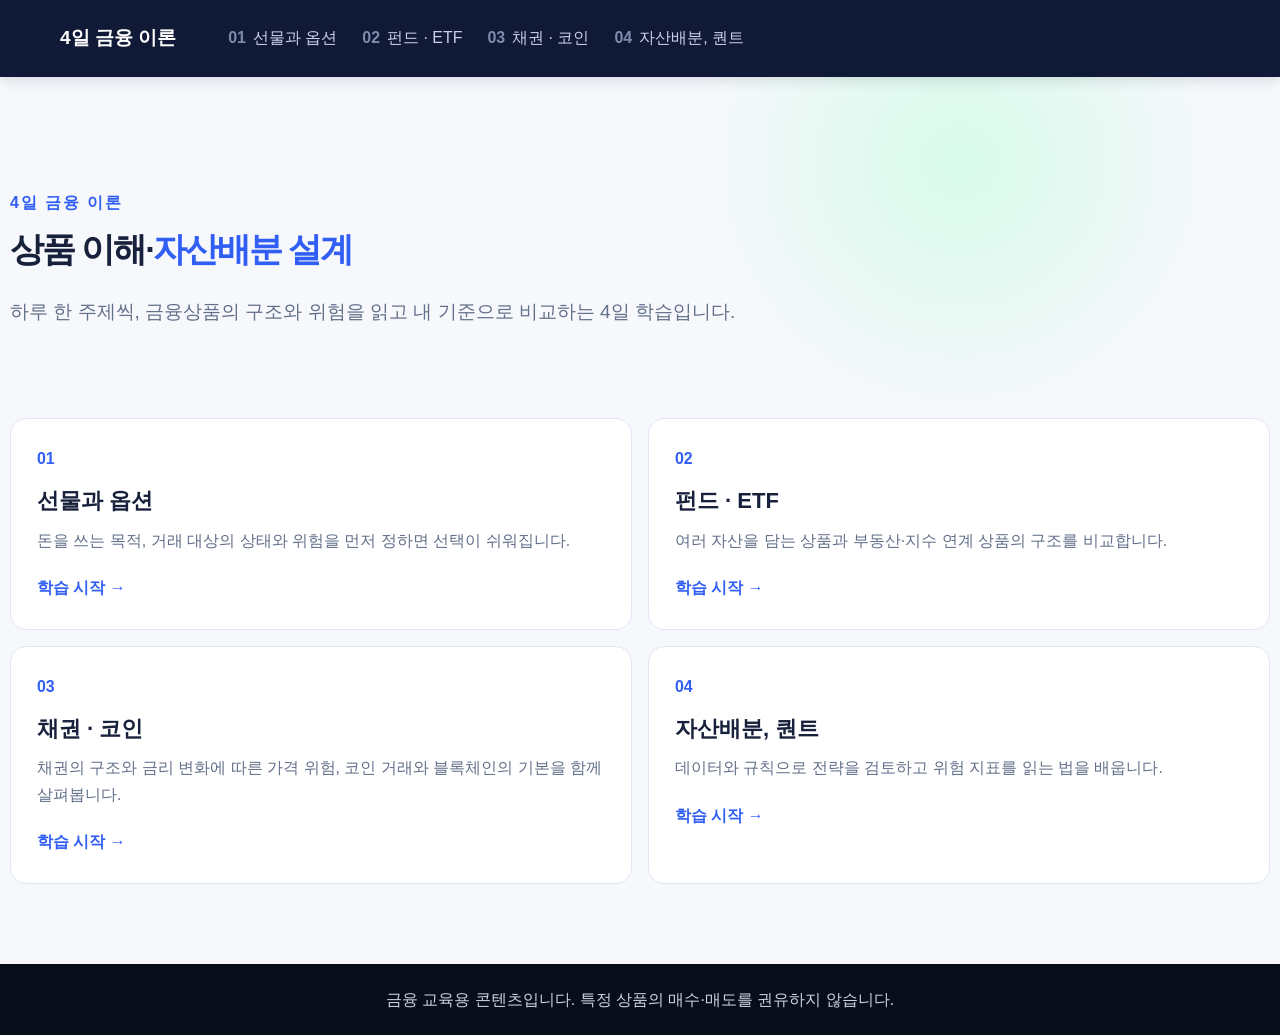
<file: frontend/days/index.html>
<!doctype html>
<html lang="ko">
  <head>
    <meta charset="utf-8">
    <meta name="viewport" content="width=device-width, initial-scale=1">
    <meta name="description" content="금융상품과 자산배분을 위한 4일 이론 학습">
    <title>4일 금융 이론</title>
    <link rel="stylesheet" href="assets/site.css?v=20260919-small-text110">
    <link rel="stylesheet" href="../hangul-scale.css?v=20260919-1">
    <style>
      #app > .hero, #app > .curriculum { width: 100%; max-width: none; margin-inline: 0; padding-left: 10px; padding-right: 10px; }
      #app > footer { width: 100%; max-width: none; margin: 0; padding: 24px max(20px, calc((100vw - 1160px) / 2)); background: #080d1a; color: #cbd5e1; font-size: 15.95px; line-height: 1.5; text-align: center; }
    </style>
  </head>
  <body data-day="0">
    <nav aria-label="4일 학습 목차"><a class="brand" href="index.html">4일 금융 이론</a><div class="day-nav"><a class="" href="01.html"><b>01</b><span>선물과 옵션</span></a><a class="" href="02.html"><b>02</b><span>펀드 · ETF</span></a><a class="" href="03.html"><b>03</b><span>채권 · 코인</span></a><a class="" href="04.html"><b>04</b><span>자산배분, 퀀트</span></a></div></nav><main id="app"><section class="hero"><p class="eyebrow">4일 금융 이론</p><h1>상품 이해·<em>자산배분 설계</em></h1><p>하루 한 주제씩, 금융상품의 구조와 위험을 읽고 내 기준으로 비교하는 4일 학습입니다.</p></section><section class="curriculum"><a class="day-card" href="01.html"><p>01</p><h2>선물과 옵션</h2><span>돈을 쓰는 목적, 거래 대상의 상태와 위험을 먼저 정하면 선택이 쉬워집니다.</span><strong>학습 시작 →</strong></a><a class="day-card" href="02.html"><p>02</p><h2>펀드 · ETF</h2><span>여러 자산을 담는 상품과 부동산·지수 연계 상품의 구조를 비교합니다.</span><strong>학습 시작 →</strong></a><a class="day-card" href="03.html"><p>03</p><h2>채권 · 코인</h2><span>채권의 구조와 금리 변화에 따른 가격 위험, 코인 거래와 블록체인의 기본을 함께 살펴봅니다.</span><strong>학습 시작 →</strong></a><a class="day-card" href="04.html"><p>04</p><h2>자산배분, 퀀트</h2><span>데이터와 규칙으로 전략을 검토하고 위험 지표를 읽는 법을 배웁니다.</span><strong>학습 시작 →</strong></a></section><footer>금융 교육용 콘텐츠입니다. 특정 상품의 매수·매도를 권유하지 않습니다.</footer></main>
  </body>
</html>
</file>
<file: frontend/days/assets/site.css>
:root{--ink:#18213b;--muted:#63708a;--paper:#f7f8fc;--line:#dfe5f1;--nav:#101936;--blue:#315ff4;--mint:#d7faea}*{box-sizing:border-box}body{margin:0;background:var(--paper);color:var(--ink);font:16.8px/1.8 -apple-system,BlinkMacSystemFont,"Pretendard","Noto Sans KR",sans-serif}nav{position:sticky;top:0;z-index:2;background:var(--nav);color:white;padding:17px max(24px,calc((100vw - 1160px)/2));display:flex;gap:42px;align-items:center;box-shadow:0 2px 14px #10193626}.brand{color:white;text-decoration:none;font-size:19px;font-weight:800;white-space:nowrap}.day-nav{display:flex;gap:5px;overflow:auto}.day-nav a{display:flex;gap:7px;align-items:center;padding:7px 10px;color:#c8d0e9;text-decoration:none;white-space:nowrap;font-size:15.95px;border-radius:7px}.day-nav b{color:#7e8bad}.day-nav a:hover,.day-nav a.active{background:#28365f;color:#fff}.day-nav a.active b{color:#8ee8c1}.hero,article,.curriculum,footer{max-width:960px;margin-inline:auto}.hero{padding:112px 32px 70px;background:radial-gradient(circle at 75% 25%,#d7faea 0,transparent 27%)}.eyebrow{font-weight:800;letter-spacing:.12em;font-size:15.95px;color:var(--blue);margin:0 0 12px}.hero h1{margin:0;letter-spacing:-.06em;font-size:clamp(43px,7vw,76px);line-height:1.12}.lesson-head h1{margin:0;letter-spacing:-.05em;font-size:clamp(30px,4vw,44px);line-height:1.18}.hero em{font-style:normal;color:var(--blue)}.hero>p:last-child{max-width:560px;font-size:19px;color:var(--muted);margin-top:25px}.curriculum{display:grid;grid-template-columns:repeat(2,1fr);gap:16px;padding:0 32px 80px}.day-card{background:#fff;border:1px solid var(--line);border-radius:16px;padding:26px;text-decoration:none;color:inherit;min-height:210px;transition:transform .18s,box-shadow .18s}.day-card:hover{transform:translateY(-4px);box-shadow:0 15px 28px #20305b15}.day-card p{font-size:15.95px;color:var(--blue);font-weight:800;margin:0}.day-card h2{font-size:22px;line-height:1.35;margin:12px 0}.day-card span{display:block;color:var(--muted);font-size:15.95px;line-height:1.65}.day-card strong{display:block;color:var(--blue);font-size:15.95px;margin-top:20px}article{background:#fff;padding:76px 80px}.lesson-head{border-bottom:1px solid var(--line);padding-bottom:28px}.lesson-head>p:not(.eyebrow){font-size:19px;color:var(--muted);margin:16px 0 0}.goal,.check{padding:25px 28px;border-radius:12px;margin:34px 0}.goal{background:#eaf0ff;border-left:4px solid var(--blue)}.goal p,.keywords p,.check p{margin:0 0 7px;font-size:15.95px;letter-spacing:.08em;font-weight:800;color:var(--blue)}.keywords{border-bottom:1px solid var(--line);padding-bottom:28px}.keywords div{display:flex;flex-wrap:wrap;gap:8px}.keywords span{background:#edf1f8;padding:5px 12px;border-radius:99px;font-size:15.95px}.lesson-list{margin-top:20px}.lesson{position:relative;display:grid;grid-template-columns:52px 1fr;gap:18px;padding:36px 54px 36px 0;border-bottom:1px solid var(--line)}.lesson>span{font-weight:800;color:var(--blue);font-size:16.5px}.lesson h2{font-size:25px;letter-spacing:-.04em;line-height:1.4;margin:0 0 16px}.lesson p{color:#3e4c67;margin:0 0 14px;word-break:keep-all}.lesson-toggle{position:absolute;top:34px;right:0;display:grid;place-items:center;width:28px;height:28px;padding:0;border:1px solid #bfd0ff;border-radius:999px;background:#edf2ff;color:var(--blue);font:800 18px/1 inherit;cursor:pointer;transition:transform .16s ease,background .16s ease}.lesson-toggle:hover{background:#dfe8ff}.lesson.is-collapsed .lesson-body{display:none}.lesson.is-collapsed h2{margin-bottom:0}.lesson.is-collapsed .lesson-toggle{transform:rotate(180deg)}.check{background:var(--mint)}.check p{color:#147957}.pager{display:flex;justify-content:space-between;margin-top:44px}.pager a{color:var(--blue);font-weight:800;text-decoration:none}footer{padding:36px 32px;color:var(--muted);font-size:15.95px;text-align:center}@media(max-width:720px){nav{align-items:flex-start;flex-direction:column;gap:10px;padding:14px 18px}.day-nav{width:100%}.day-nav a{padding:5px 7px}.day-nav span{display:none}.hero{padding:65px 24px 44px}.curriculum{grid-template-columns:1fr;padding:0 18px 44px}article{padding:44px 22px}.lesson{grid-template-columns:32px 1fr;gap:10px;padding-right:42px}.lesson-toggle{top:34px}.lesson h2{font-size:22px}.pager{font-size:15.95px}}
.lesson-visual{margin:22px 0 4px;padding:14px;background:#f6f8fd;border:1px solid var(--line);border-radius:12px}.lesson-visual img{display:block;max-width:100%;height:auto;margin:auto;border:1px solid #cbd3e3;background:#fff}.lesson-visual figcaption{margin-top:10px;color:var(--muted);font-size:15.95px;line-height:1.55}.lesson-visual a{color:var(--blue);font-weight:800}
.concept-visual{margin:25px 0 6px;padding:22px;border:1px solid var(--line);border-radius:16px;background:linear-gradient(135deg,#f8faff,#eff5ff);overflow:hidden}.concept-visual figcaption{margin-top:14px;color:var(--muted);font-size:15.95px;line-height:1.65}.concept-visual figcaption b{color:var(--ink)}.visual-kicker{margin:0 0 12px!important;color:var(--blue)!important;font-size:15.95px!important;font-weight:800;letter-spacing:.1em}.visual-row{display:grid;grid-template-columns:repeat(3,1fr);gap:10px}.visual-card{min-height:112px;padding:16px;border-radius:12px;background:#fff;border:1px solid #dce5f8}.visual-card strong,.visual-card span{display:block}.visual-card strong{font-size:16.5px}.visual-card span{margin-top:7px;color:var(--muted);font-size:15.95px;line-height:1.5}.visual-card.blue{background:#315ff4;border-color:#315ff4;color:#fff}.visual-card.blue span{color:#dfe8ff}.flow-visual{display:flex;align-items:stretch;gap:8px}.flow-visual .step{flex:1;padding:15px 12px;border-radius:12px;background:#fff;border:1px solid #dce5f8;text-align:center;font-size:15.95px;font-weight:800}.flow-visual .step small{display:block;margin-top:5px;color:var(--muted);font-size:15.95px;font-weight:600;line-height:1.35}.flow-visual .step i{display:block;margin-bottom:8px;font-size:22px;color:var(--blue)}.flow-visual .step.highlight{background:var(--blue);border-color:var(--blue);color:#fff}.flow-visual .step.highlight i{color:#fff}.flow-visual .step.highlight small{color:#dfe8ff}.flow-arrow{align-self:center;color:var(--blue);font-size:22px;font-weight:800}.metric-visual{display:grid;grid-template-columns:1.35fr 1fr;gap:18px;align-items:center}.metric-chart{position:relative;height:126px;border-left:2px solid #b7c4dc;border-bottom:2px solid #b7c4dc;background:repeating-linear-gradient(0deg,transparent 0,transparent 30px,#dbe4f3 31px)}.metric-chart svg{position:absolute;inset:0;width:100%;height:100%;overflow:visible}.metric-legend{display:grid;gap:8px}.metric-legend span{padding:7px 10px;border-radius:8px;background:#fff;font-size:15.95px;font-weight:700}.metric-legend i{display:inline-block;width:9px;height:9px;margin-right:7px;border-radius:50%;background:#315ff4}.metric-legend span:nth-child(2) i{background:#f06a67}.metric-legend span:nth-child(3) i{background:#22a878}.allocation-visual{display:grid;grid-template-columns:150px 1fr;gap:22px;align-items:center}.allocation-donut{width:140px;height:140px;border-radius:50%;background:conic-gradient(#315ff4 0 38%,#69b8a3 38% 68%,#f0bb55 68% 85%,#a8b3c8 85% 100%);position:relative;margin:auto}.allocation-donut:after{content:'목표\A 비중';white-space:pre;display:grid;place-items:center;position:absolute;inset:34px;border-radius:50%;background:#f4f7fc;color:var(--ink);font-size:15.95px;line-height:1.25;font-weight:800;text-align:center}.allocation-list{display:grid;gap:8px}.allocation-list span{font-size:15.95px;font-weight:700}.allocation-list i{display:inline-block;width:10px;height:10px;margin-right:8px;border-radius:2px;background:#315ff4}.allocation-list span:nth-child(2) i{background:#69b8a3}.allocation-list span:nth-child(3) i{background:#f0bb55}.allocation-list span:nth-child(4) i{background:#a8b3c8}.source-visual{background:#fff}.source-visual img{width:100%;max-height:340px;object-fit:contain;background:#fff}.source-visual a{color:var(--blue);font-weight:800}
.hero h1,.lesson-head h1{overflow:hidden;font-size:clamp(24px,2.7vw,34px);line-height:1.2;text-overflow:ellipsis;white-space:nowrap}
.glossary{margin-top:34px;padding-top:6px}.glossary>p{margin:0 0 14px;font-size:15.95px;letter-spacing:.08em;font-weight:800;color:var(--blue)}.glossary-grid{margin:0;display:grid;grid-template-columns:repeat(auto-fill,minmax(260px,1fr));gap:14px}.glossary-item{background:#f6f8fd;border:1px solid var(--line);border-radius:12px;padding:16px 18px}.glossary-item dt{font-weight:800;font-size:16.5px;margin:0 0 6px;display:flex;gap:8px;align-items:baseline;flex-wrap:wrap}.glossary-item dt small{font-weight:600;color:var(--muted);font-size:15.95px}.glossary-item dd{margin:0;color:#3e4c67;font-size:15.95px;line-height:1.65}
@media(max-width:720px){.glossary-grid{grid-template-columns:1fr}.visual-row{grid-template-columns:1fr}.flow-visual{flex-direction:column}.flow-arrow{align-self:center;transform:rotate(90deg)}.metric-visual,.allocation-visual{grid-template-columns:1fr}.allocation-donut{margin:0}}
.company-atlas{margin:56px 0 0;overflow:hidden;border:1px solid #1e3a8a;border-radius:18px;background:#f8fafc;box-shadow:0 16px 42px #17255418}.atlas-header{padding:36px 38px;color:#dbeafe;background:radial-gradient(circle at 88% 12%,#2563eb 0,transparent 30%),linear-gradient(120deg,#07132f,#172554)}.atlas-header p{margin:0;color:#7dd3fc;font-size:15.95px;font-weight:800;letter-spacing:.12em}.atlas-header h2{margin:12px 0;color:#fff;font-size:clamp(28px,4vw,43px);line-height:1.08;letter-spacing:-.05em}.atlas-header h2 em{color:#fbbf24;font-style:normal}.atlas-header>span{display:block;max-width:650px;color:#cbd5e1;font-size:15.95px;line-height:1.7}.atlas-toolbar{display:flex;justify-content:space-between;align-items:center;gap:12px;padding:14px 20px;background:#eff6ff;border-bottom:1px solid #bfdbfe;color:#1e40af;font-size:15.95px}.atlas-toolbar>div{display:flex;gap:6px}.atlas-toolbar button{border:1px solid #bfdbfe;border-radius:999px;padding:6px 9px;color:#1e40af;background:#fff;font:800 14.5px inherit;cursor:pointer}.atlas-toolbar button.active,.atlas-toolbar button:hover{color:#fff;background:#1d4ed8;border-color:#1d4ed8}.atlas-guide{margin:0;padding:12px 20px;color:#475569;background:#fff;font-size:15.95px}.atlas-grid{display:grid;grid-template-columns:repeat(4,1fr);gap:1px;background:#dbe3f0}.atlas-card{min-height:122px;padding:17px;background:#fff}.atlas-card:hover{background:#f0f9ff}.atlas-card[hidden]{display:none}.atlas-card>span{color:#2563eb;font-size:15.95px;font-weight:800;letter-spacing:.06em}.atlas-card[data-atlas-market="KOSDAQ"]>span{color:#0f766e}.atlas-card h3{margin:12px 0 4px;color:#172554;font-size:18px;line-height:1.25}.atlas-card p{margin:0!important;color:#0f766e!important;font-size:15.95px!important;font-weight:700}
@media(max-width:720px){.company-atlas{margin-top:42px}.atlas-header{padding:28px 22px}.atlas-toolbar{align-items:flex-start;flex-direction:column}.atlas-grid{grid-template-columns:repeat(2,1fr)}.atlas-card{min-height:108px;padding:15px}.atlas-card h3{font-size:17.6px}}
.source-library{margin-top:30px;padding:26px;border:1px solid #bfdbfe;border-radius:16px;background:#f8fbff}.source-library-head{margin-bottom:22px;padding-bottom:16px;border-bottom:1px solid #dbeafe}.source-library-head>span{color:#1d4ed8;font-size:15.95px;font-weight:800;letter-spacing:.08em}.source-library-head h2{margin:6px 0 8px;color:#172554;font-size:22px}.source-library-head p{margin:0;color:#475569;line-height:1.7}.source-library-body{color:#334155;line-height:1.8}.source-library-body h2,.source-library-body h3,.source-library-body h4,.source-library-body h5,.source-library-body h6{margin:32px 0 12px;color:#172554;line-height:1.35}.source-library-body h2{font-size:22px}.source-library-body h3{font-size:19px}.source-library-body h4{font-size:17px}.source-library-body p{margin:0 0 12px}.source-library-body ul,.source-library-body ol{margin:0 0 14px;padding-left:22px}.source-library-body blockquote{margin:14px 0;padding:12px 15px;border-left:3px solid #60a5fa;background:#eff6ff;color:#1e3a8a}.source-table-wrap{margin:16px 0;overflow-x:auto}.source-table{width:100%;border-collapse:collapse;background:#fff;font-size:15.95px}.source-table td{padding:9px 10px;border:1px solid #dbeafe;vertical-align:top}.source-table tr:first-child td{background:#eff6ff;color:#1e3a8a;font-weight:800}.source-code{margin:14px 0;padding:14px;overflow-x:auto;border-radius:10px;background:#0f172a;color:#e2e8f0;font-size:15.95px;line-height:1.55}.source-library-error{border-color:#fecaca;background:#fff7f7;color:#991b1b}
.source-document{margin-top:32px;padding-top:28px;border-top:1px solid #bfdbfe}.source-document:first-child{margin-top:0;padding-top:0;border-top:0}.source-document>header{margin-bottom:20px}.source-document>header span{color:#2563eb;font-size:15.95px;font-weight:900;letter-spacing:.1em}.source-document>header h3{margin:3px 0 4px!important;font-size:24px!important}.source-document>header code{color:#64748b;font-size:15.95px}
.lesson-table-wrap{margin:18px 0;overflow-x:auto;border:1px solid var(--line);border-radius:10px}.lesson-table{width:100%;min-width:360px;border-collapse:collapse;font-size:17.6px;background:#fff}.lesson-table caption{padding:12px 16px;color:var(--muted);text-align:left;font-size:15.95px;border-bottom:1px solid var(--line)}.lesson-table th,.lesson-table td{padding:11px 16px;border-top:1px solid var(--line);text-align:left;word-break:keep-all}.lesson-table thead th{border-top:0;color:var(--blue);font-size:15.95px;font-weight:800;background:#eef3ff}.lesson-table tbody tr:nth-child(even){background:#f8faff}.lesson-table td a{color:var(--blue);font-weight:700;text-decoration:none}.lesson-table td a:hover{text-decoration:underline}
.lesson-figure{margin:28px 0}.lesson-figure img{display:block;width:100%;max-width:920px;height:auto;margin:0 auto;border:1px solid var(--line);border-radius:12px;object-fit:contain}.lesson-figure figcaption{max-width:920px;margin:10px auto 0;color:var(--muted);font-size:15.95px;line-height:1.6;text-align:center}.mts-bond-screen{max-width:538px;margin-inline:auto}.mts-bond-screen img{max-width:538px}.mts-bond-screen figcaption{max-width:538px}.lesson-body{font-size:18.5px}.lesson-body .lesson-table{font-size:17.6px}.lesson-body .lesson-table caption,.lesson-body .lesson-table thead th{font-size:15.95px}
.paragraph-grouped>p{margin:0 0 14px;padding:16px 18px;border:1px solid var(--line);border-left:4px solid #b9c9ee;border-radius:10px;background:#fbfcff}.paragraph-grouped>p:nth-of-type(5),.paragraph-grouped>p:nth-of-type(6),.paragraph-grouped>p:nth-of-type(7){border-left-color:#315ff4;background:#f5f8ff}.paragraph-grouped>.lesson-table-wrap{margin:20px 0}.lesson-body h3{margin:30px 0 14px;padding:11px 16px;background:#eaf0ff;border-left:4px solid var(--blue);border-radius:8px;color:var(--ink);font-size:19px;line-height:1.4;font-weight:800}.lesson-body h3:first-child{margin-top:0}
.risk-dashboard .metric-visual{grid-template-columns:minmax(0,1.25fr) minmax(280px,.75fr);gap:24px}.risk-dashboard .metric-chart{height:205px;border:0;border-radius:12px;background:#fff;overflow:hidden}.risk-dashboard .metric-chart svg{position:static;display:block;width:100%;height:100%;padding:10px}.chart-callout{position:absolute;padding:4px 7px;border-radius:6px;background:#fff;font-size:15.95px;font-weight:800;line-height:1.25;box-shadow:0 2px 8px #1725541a}.chart-callout.volatility{left:15px;top:14px;color:#1d4ed8}.chart-callout.drawdown{right:12px;bottom:13px;color:#c53b35}.risk-dashboard .metric-legend{gap:9px}.risk-dashboard .metric-legend span{display:grid;grid-template-columns:12px 1fr;column-gap:8px;padding:11px 12px;border-left:4px solid #315ff4;color:var(--ink);font-size:15.95px}.risk-dashboard .metric-legend i{grid-row:1 / span 2;width:10px;height:10px;margin:5px 0 0;background:#315ff4}.risk-dashboard .metric-legend b{font-size:15.95px}.risk-dashboard .metric-legend small{color:var(--muted);font-size:15.95px;font-weight:600;line-height:1.45}.risk-dashboard .metric-legend .return{border-left-color:#10a36c}.risk-dashboard .metric-legend .return i{background:#10a36c}.risk-dashboard .metric-legend .volatility{border-left-color:#315ff4}.risk-dashboard .metric-legend .drawdown{border-left-color:#f06a67}.risk-dashboard .metric-legend .drawdown i{background:#f06a67}.risk-dashboard .metric-legend .sharpe{border-left-color:#8b5cf6}.risk-dashboard .metric-legend .sharpe i{background:#8b5cf6}.risk-dashboard figcaption b{color:var(--ink)}@media(max-width:720px){.risk-dashboard .metric-visual{grid-template-columns:1fr}.risk-dashboard .metric-chart{height:190px}.chart-callout{font-size:15.95px}}
.lesson-video-cta{display:flex;flex-wrap:wrap;align-items:center;gap:10px;margin-top:6px!important}.lesson-video-link{display:inline-flex;align-items:center;gap:8px;padding:10px 16px;background:#eef3ff;border:1px solid var(--line);border-radius:999px;color:var(--blue);font-weight:800;font-size:15.95px;text-decoration:none;white-space:nowrap;cursor:pointer;font-family:inherit}.lesson-video-link:hover{background:#dfe8ff}.lesson-video-cta small{color:var(--muted);font-size:15.95px}
.market-size-modal .market-size-dialog{width:min(920px,100%);max-height:min(860px,calc(100vh - 40px))}.market-size-tabs{display:flex;gap:8px;margin:18px 0 6px;border-bottom:1px solid var(--line)}.market-size-tab{padding:10px 16px;background:transparent;border:0;border-bottom:2px solid transparent;color:var(--muted);font-weight:800;font-size:15.95px;font-family:inherit;cursor:pointer;margin-bottom:-1px}.market-size-tab:hover{color:var(--ink)}.market-size-tab.active{color:var(--blue);border-bottom-color:var(--blue)}.market-size-panel{padding-top:20px}.market-size-intro{margin:4px 0 22px;color:var(--muted);font-size:15.95px;line-height:1.7}.market-size-intro b{color:var(--ink)}.market-size-charts{display:grid;grid-template-columns:1fr 1fr;gap:24px;margin-bottom:20px}.market-size-chart{text-align:center}.market-size-chart h3{margin:0 0 14px;font-size:16.5px;color:var(--ink)}.market-size-chart h3 small{display:block;margin-top:3px;color:var(--muted);font-size:15.95px;font-weight:500}.donut-wrap{position:relative;width:100%;max-width:230px;margin:0 auto}.donut-svg{width:100%;height:auto;display:block}.donut-svg circle{cursor:pointer;transition:opacity .12s}.donut-svg:hover circle{opacity:.55}.donut-svg circle:hover{opacity:1}.donut-tooltip{position:absolute;z-index:5;min-width:150px;padding:8px 11px;background:#fff;border:1px solid var(--line);border-radius:8px;box-shadow:0 8px 20px rgba(11,20,40,.16);font-size:15.95px;line-height:1.55;color:var(--ink);pointer-events:none}.donut-tooltip b{display:block;margin-bottom:2px}.market-size-legend{display:flex;flex-wrap:wrap;justify-content:center;gap:14px 22px;list-style:none;margin:0 0 18px;padding:0;font-size:15.95px;color:var(--ink)}.market-size-legend li{display:flex;align-items:center;gap:7px}.market-size-legend i{width:11px;height:11px;border-radius:3px;display:inline-block;flex:none}.market-size-note{margin:0 0 12px;padding:11px 14px;background:#eef3ff;border-left:3px solid var(--blue);border-radius:8px;color:var(--ink);font-size:15.95px;line-height:1.65}.market-size-source{margin:0;color:var(--muted);font-size:15.95px;line-height:1.65}@media(max-width:560px){.market-size-charts{grid-template-columns:1fr}}
.inav-sim-modal .inav-sim-dialog{width:min(1080px,calc(100vw - 48px))}.inav-sim-intro{margin:4px 0 20px;color:var(--muted);font-size:15.95px;line-height:1.7}.inav-sim-stats{display:grid;grid-template-columns:repeat(4,1fr);gap:10px;margin-bottom:18px}.inav-sim-stat{padding:12px 10px;border:1px solid var(--line);border-radius:10px;background:#fff;text-align:center}.inav-sim-stat span{display:block;color:var(--muted);font-size:15.95px;font-weight:700;margin-bottom:6px}.inav-sim-stat strong{display:block;font-size:17.6px;color:var(--ink)}.inav-sim-stat.highlight{background:#eef3ff;border-color:#bfd0ff}.inav-sim-control{margin-bottom:16px}.inav-sim-control-head{display:flex;justify-content:space-between;align-items:baseline;margin-bottom:8px;font-size:15.95px;color:var(--muted)}.inav-sim-control-head strong{color:var(--blue);font-size:16.5px}.inav-sim-control input[type="range"]{width:100%;accent-color:var(--blue)}.inav-sim-scenarios{display:flex;flex-wrap:wrap;gap:8px;margin-bottom:18px}.inav-sim-scenario-btn{padding:8px 14px;border:1px solid var(--line);border-radius:999px;background:#fff;color:var(--muted);font-size:15.95px;font-weight:700;cursor:pointer;font-family:inherit}.inav-sim-scenario-btn:hover{border-color:var(--blue);color:var(--blue)}.inav-sim-scenario-btn.active{background:var(--blue);border-color:var(--blue);color:#fff}.inav-sim-chart-stage{position:relative;padding:10px 0;border-top:1px solid var(--line);border-bottom:1px solid var(--line)}.inav-sim-svg{width:100%;height:auto;display:block}.inav-sim-tooltip{position:absolute;z-index:5;min-width:150px;padding:8px 11px;background:#fff;border:1px solid var(--line);border-radius:8px;box-shadow:0 8px 20px rgba(11,20,40,.16);font-size:15.95px;line-height:1.55;color:var(--ink);pointer-events:none}.inav-sim-tooltip b{display:block;color:#2a78d6}.inav-sim-tooltip span{display:block;color:#eb6834;font-weight:700}.inav-sim-tooltip small{display:block;margin-top:2px;color:var(--muted)}.inav-sim-legend{display:flex;flex-wrap:wrap;gap:16px;list-style:none;margin:14px 0 10px;padding:0;font-size:15.95px;color:var(--ink)}.inav-sim-legend li{display:flex;align-items:center;gap:7px}.inav-sim-legend i{width:11px;height:11px;border-radius:3px;display:inline-block;flex:none}.inav-sim-disclaimer{margin:0;color:var(--muted);font-size:15.95px;line-height:1.6}@media(max-width:560px){.inav-sim-modal .inav-sim-dialog{width:calc(100vw - 24px)}.inav-sim-stats{grid-template-columns:repeat(2,1fr)}}
.gap-tracking-sim-modal .gap-tracking-sim-dialog{width:min(900px,calc(100vw - 48px))}.gap-tracking-sim-intro{margin:4px 0 22px;color:var(--muted);font-size:15.95px;line-height:1.7}.gap-tracking-sim-intro b{color:var(--ink)}.gap-tracking-sim-fields{display:grid;grid-template-columns:repeat(3,1fr);gap:12px;padding:16px;margin-bottom:16px;border:1px solid var(--line);border-radius:12px;background:#fbfcff}.gap-tracking-sim-fields label{display:grid;gap:6px;color:var(--muted);font-size:15.95px;font-weight:800}.gap-tracking-sim-fields input{min-width:0;padding:10px;border:1px solid var(--line);border-radius:8px;background:#fff;color:var(--ink);font:inherit;font-size:15.95px}.gap-tracking-sim-results{display:grid;grid-template-columns:repeat(4,1fr);gap:10px;margin-bottom:16px}.gap-tracking-result{padding:14px 11px;border:1px solid var(--line);border-radius:10px;background:#fff;text-align:center}.gap-tracking-result span{display:block;margin-bottom:7px;color:var(--muted);font-size:15.95px;font-weight:800}.gap-tracking-result strong{display:block;color:var(--ink);font-size:20px}.gap-tracking-result small{display:block;margin-top:7px;color:var(--muted);font-size:15.95px;line-height:1.45}.gap-tracking-result.highlight{border-color:#bfd0ff;background:#eef3ff}.gap-tracking-sim-message{padding:12px 14px;margin-bottom:14px;border-left:3px solid var(--blue);border-radius:8px;background:#f4f6fb;color:var(--ink);font-size:15.95px;font-weight:700;line-height:1.65}.gap-tracking-sim-formula,.gap-tracking-sim-disclaimer{margin:0;color:var(--muted);font-size:15.95px;line-height:1.65}.gap-tracking-sim-formula{padding-top:12px;border-top:1px solid var(--line)}.gap-tracking-sim-disclaimer{margin-top:8px;font-size:15.95px}@media(max-width:700px){.gap-tracking-sim-modal .gap-tracking-sim-dialog{width:calc(100vw - 24px)}.gap-tracking-sim-fields{grid-template-columns:repeat(2,1fr)}.gap-tracking-sim-results{grid-template-columns:repeat(2,1fr)}}@media(max-width:440px){.gap-tracking-sim-fields,.gap-tracking-sim-results{grid-template-columns:1fr}}
.bond-duration-sim-modal .bond-duration-sim-dialog{width:min(900px,calc(100vw - 48px));max-height:calc(100vh - 48px);padding:34px 38px}.bond-duration-sim-dialog h2{font-size:29px}.bond-duration-sim-intro{margin:5px 0 22px;color:var(--muted);font-size:17.6px;line-height:1.7}.bond-duration-convexity{padding:14px 16px;border:1px solid #ddd6fe;border-left:4px solid #7c3aed;border-radius:10px;background:#f7f5ff;color:#493c69!important}.bond-duration-convexity strong:first-child{display:block;margin-bottom:5px;color:#5b21b6;font-size:17.6px}.bond-duration-sim-fields{display:grid;grid-template-columns:repeat(3,1fr);gap:14px;padding:17px;margin-bottom:17px;border:1px solid var(--line);border-radius:13px;background:#fbfcff}.bond-duration-sim-fields label{display:grid;gap:7px;color:var(--muted);font-size:15.95px;font-weight:800}.bond-duration-sim-fields input{min-width:0;padding:11px 12px;border:1px solid var(--line);border-radius:8px;background:#fff;color:var(--ink);font:inherit;font-size:17.6px}.bond-duration-sim-results{display:grid;grid-template-columns:repeat(3,1fr);gap:12px;margin-bottom:17px}.bond-duration-sim-results article{padding:16px 13px;border:1px solid var(--line);border-radius:11px;background:#fff;text-align:center}.bond-duration-sim-results article.highlight{border-color:#bfd0ff;background:#eef3ff}.bond-duration-sim-results span{display:block;margin-bottom:8px;color:var(--muted);font-size:15.95px;font-weight:800}.bond-duration-sim-results strong{display:block;color:var(--ink);font-size:23px}.bond-duration-sim-results small{display:block;margin-top:8px;color:var(--muted);font-size:15.95px;line-height:1.45}.bond-duration-sim-compare{display:grid;gap:9px;margin-bottom:15px}.bond-duration-sim-compare div{display:flex;justify-content:space-between;gap:16px;padding:12px 14px;border-radius:9px;background:#f4f6fb;font-size:15.95px}.bond-duration-sim-compare b{color:var(--ink)}.bond-duration-sim-compare em{font-style:normal;color:var(--blue)}.bond-duration-sim-compare span{color:var(--muted);text-align:right}.bond-duration-sim-disclaimer{margin:0;color:var(--muted);font-size:15.95px;line-height:1.65}@media(max-width:700px){.bond-duration-sim-modal .bond-duration-sim-dialog{width:calc(100vw - 24px);max-height:calc(100vh - 24px);padding:28px 22px}.bond-duration-sim-dialog h2{font-size:24px}.bond-duration-sim-fields,.bond-duration-sim-results{grid-template-columns:1fr}.bond-duration-sim-compare div{display:grid;gap:4px}.bond-duration-sim-compare span{text-align:left}}
.order-match-modal .order-match-dialog{width:min(640px,100%)}.order-match-intro{margin:4px 0 20px;color:var(--muted);font-size:15.95px;line-height:1.7}.order-match-book{display:grid;grid-template-columns:1fr 1fr;gap:16px;margin-bottom:18px;padding:14px;border:1px solid var(--line);border-radius:12px;background:#fbfcff}.order-match-side-label{margin:0 0 8px;text-align:center;font-size:15.95px;font-weight:800;letter-spacing:.04em}.order-match-side.bid .order-match-side-label{color:#2563eb}.order-match-side.ask .order-match-side-label{color:#dc2626}.order-match-rows{display:grid;gap:4px;min-height:132px}.order-match-row{position:relative;display:grid;grid-template-columns:auto 1fr auto;align-items:center;gap:8px;padding:6px 8px;border-radius:6px;font-size:15.95px;font-weight:700;overflow:hidden}.order-match-side.bid .order-match-row{background:#eff4ff}.order-match-side.ask .order-match-row{background:#fef2f2}.order-match-bar{height:16px;border-radius:4px}.order-match-side.bid .order-match-bar{background:#bfd4ff;justify-self:start}.order-match-side.ask .order-match-bar{background:#fbc7c7;justify-self:end}.order-match-price{color:var(--ink);white-space:nowrap}.order-match-side.bid .order-match-price{color:#2563eb}.order-match-side.ask .order-match-price{color:#dc2626}.order-match-qty{color:var(--muted);white-space:nowrap}.order-match-row-empty{padding:20px 0;color:var(--muted);font-size:15.95px;text-align:center}.order-match-form{display:flex;flex-wrap:wrap;gap:10px;align-items:end;margin-bottom:14px}.order-match-field{flex:1 1 100px;min-width:90px}.order-match-side-toggle{display:flex;gap:6px;padding:4px;background:var(--surface2, #f1f4fa);border:1px solid var(--line);border-radius:999px}.order-match-side-btn{padding:9px 14px;border:0;border-radius:999px;background:transparent;color:var(--muted);font-weight:800;font-size:15.95px;cursor:pointer;font-family:inherit}.order-match-side-btn.buy.active{background:#2563eb;color:#fff}.order-match-side-btn.sell.active{background:#dc2626;color:#fff}.order-match-field{display:grid;gap:6px;font-size:15.95px;color:var(--muted);font-weight:700}.order-match-field input{padding:9px 10px;border:1px solid var(--line);border-radius:8px;font:inherit;font-size:15.95px;color:var(--ink)}.order-match-submit{padding:10px 16px;border:0;border-radius:999px;background:var(--blue);color:#fff;font-weight:800;font-size:15.95px;cursor:pointer;white-space:nowrap}.order-match-reset{padding:10px 14px;border:1px solid var(--line);border-radius:999px;background:#fff;color:var(--muted);font-weight:700;font-size:15.95px;cursor:pointer;white-space:nowrap}.order-match-result{margin:0 0 16px;padding:12px 14px;background:#f4f6fb;border-left:3px solid var(--muted);border-radius:8px;color:var(--ink);font-size:15.95px;line-height:1.6}.order-match-result.filled{background:#eef9f1;border-left-color:#1baf7a}.order-match-result.waiting{background:#fff7ec;border-left-color:#eda100}.order-match-log{margin-bottom:12px}.order-match-log-label{margin:0 0 8px;color:var(--muted);font-size:15.95px;font-weight:800}.order-match-log ul,#orderMatchLog{list-style:none;margin:0;padding:0;display:grid;gap:4px}.order-match-log li{display:flex;gap:10px;padding:6px 10px;border:1px solid var(--line);border-radius:6px;font-size:15.95px;color:var(--ink);background:#fff}.order-match-log-time{color:var(--muted)}.order-match-log-price{font-weight:800;color:var(--blue)}.order-match-log-empty{color:var(--muted);border-style:dashed}.order-match-disclaimer{margin:0;color:var(--muted);font-size:15.95px;line-height:1.6}@media(max-width:640px){.order-match-form{grid-template-columns:1fr 1fr;grid-template-areas:"toggle toggle" "price qty" "submit reset"}}
.fund-manager-sim-modal .fund-manager-sim-dialog{width:min(760px,100%)}.fund-manager-sim-intro{margin:4px 0 20px;color:var(--muted);font-size:15.95px;line-height:1.7}.fms-capital{display:flex;align-items:center;gap:10px;font-size:15.95px;font-weight:700;color:var(--muted);margin-bottom:14px}.fms-capital input{flex:0 0 160px;padding:9px 10px;border:1px solid var(--line);border-radius:8px;font:inherit;font-size:15.95px;color:var(--ink)}.fms-capital input:disabled{background:#f1f4fa;color:var(--muted)}.fms-capital small{color:var(--muted);font-weight:500;font-size:15.95px}.fms-add-row{display:flex;flex-wrap:wrap;gap:10px;align-items:end;padding:14px;border:1px solid var(--line);border-radius:12px;background:#fbfcff;margin-bottom:8px}.fms-add-row select{flex:2 1 220px;padding:9px 10px;border:1px solid var(--line);border-radius:8px;font:inherit;font-size:15.95px;color:var(--ink);background:#fff}.fms-add-weight-label{flex:0 1 110px;display:flex;flex-direction:column;gap:6px;font-size:15.95px;color:var(--muted);font-weight:700}.fms-add-weight-label input{padding:9px 10px;border:1px solid var(--line);border-radius:8px;font:inherit;font-size:15.95px;color:var(--ink);width:100%}.fms-add-btn{flex:0 0 auto;padding:10px 18px;border:0;border-radius:999px;background:var(--blue);color:#fff;font-weight:800;font-size:15.95px;cursor:pointer;white-space:nowrap}.fms-add-btn:disabled{opacity:.6;cursor:default}.fms-setup-msg{margin:0 0 14px;padding:10px 12px;background:#fef2f2;border-left:3px solid #dc2626;border-radius:8px;color:#b91c1c;font-size:15.95px}.fms-summary{display:grid;grid-template-columns:repeat(4,1fr);gap:10px;margin-bottom:16px}.fms-summary-stat{padding:12px 10px;border:1px solid var(--line);border-radius:10px;background:#fff;text-align:center}.fms-summary-stat span{display:block;color:var(--muted);font-size:15.95px;font-weight:700;margin-bottom:6px}.fms-summary-stat strong{display:block;font-size:17.6px;color:var(--ink)}.fms-summary-stat.highlight{background:#eef3ff;border-color:#bfd0ff}.fms-table-wrap{overflow-x:auto;margin-bottom:14px}.fms-table{width:100%;border-collapse:collapse;font-size:15.95px;white-space:nowrap}.fms-table th{text-align:right;padding:8px 10px;color:var(--muted);font-size:15.95px;font-weight:800;border-bottom:1px solid var(--line)}.fms-table th:first-child,.fms-table td:first-child{text-align:left}.fms-table td{text-align:right;padding:9px 10px;border-bottom:1px solid var(--line);color:var(--ink)}.fms-table th:last-child,.fms-table td:last-child{padding-left:0;padding-right:4px}.fms-weight-now.fms-drift-warn{color:#dc2626;font-weight:800}.fms-remove-btn{width:26px;height:26px;padding:0;border:1px solid var(--line);border-radius:999px;background:#fff;color:var(--muted);cursor:pointer;font-size:15.95px}.fms-remove-btn:hover{border-color:#dc2626;color:#dc2626}.fms-empty:not([hidden]){margin:0 0 14px;padding:24px 12px;border:1px dashed var(--line);border-radius:10px;text-align:center;color:var(--muted);font-size:15.95px}.fms-rebalance-alert:not([hidden]){display:flex;flex-wrap:wrap;align-items:center;gap:10px;margin:0 0 14px;padding:12px 14px;background:#fff7ec;border-left:3px solid #eda100;border-radius:8px;color:#8a5a00;font-size:15.95px;line-height:1.6}.fms-rebalance-alert button{padding:7px 14px;border:0;border-radius:999px;background:#eda100;color:#fff;font-weight:800;font-size:15.95px;cursor:pointer;white-space:nowrap;margin-left:auto}.fms-log{display:grid;gap:6px;margin-bottom:14px}.fms-log-item{margin:0;padding:8px 10px;border:1px solid var(--line);border-radius:6px;font-size:15.95px;color:var(--muted);background:#fff}.fms-actions{display:flex;justify-content:space-between;align-items:center;gap:10px}.fms-updated{color:var(--muted);font-size:15.95px}.fms-reset-btn{padding:9px 14px;border:1px solid var(--line);border-radius:999px;background:#fff;color:var(--muted);font-weight:700;font-size:15.95px;cursor:pointer;white-space:nowrap}.fund-manager-sim-disclaimer{margin:14px 0 0;color:var(--muted);font-size:15.95px;line-height:1.6}@media(max-width:560px){.fms-summary{grid-template-columns:repeat(2,1fr)}.fms-add-row{flex-direction:column;align-items:stretch}.fms-add-weight-label{flex:none}}
.fund-manager-sim-modal .fund-manager-sim-dialog{width:min(1120px,calc(100vw - 48px));max-height:calc(100vh - 48px);padding:34px 38px}.fund-manager-sim-dialog .glossary-modal__label{font-size:15.95px}.fund-manager-sim-dialog h2{font-size:29px}.fund-manager-sim-intro{font-size:17.6px}.fms-capital{font-size:16.5px}.fms-capital input,.fms-add-row select,.fms-add-weight-label input{font-size:17.6px;padding:11px 12px}.fms-add-weight-label{font-size:15.95px}.fms-add-btn{font-size:17.6px;padding:11px 20px}.fms-summary-stat span{font-size:15.95px}.fms-summary-stat strong{font-size:19px}.fms-table{font-size:15.95px}.fms-table th{font-size:15.95px}.fms-table td{padding:11px 10px}.fms-empty:not([hidden]),.fms-rebalance-alert:not([hidden]){font-size:15.95px}.fms-reset-btn{font-size:15.95px;padding:10px 16px}.fund-manager-sim-disclaimer{font-size:15.95px}@media(max-width:760px){.fund-manager-sim-modal .fund-manager-sim-dialog{width:calc(100vw - 24px);max-height:calc(100vh - 24px);padding:28px 22px}.fund-manager-sim-dialog h2{font-size:24px}}
.fund-manager-sim-dialog .fms-add-row{display:grid;grid-template-columns:minmax(280px,560px) 110px auto;width:min(100%,820px);margin-right:auto}.fund-manager-sim-dialog .fms-add-row select{width:100%;min-width:0}.fund-manager-sim-dialog .fms-add-weight-label{min-width:0}.fund-manager-sim-dialog .fms-add-btn{align-self:end}@media(max-width:560px){.fund-manager-sim-dialog .fms-add-row{display:flex;width:100%;}.fund-manager-sim-dialog .fms-add-row select{width:100%}.fund-manager-sim-dialog .fms-add-weight-label{width:100%}}
.correlation-sim-modal .correlation-sim-dialog{width:min(720px,100%)}.corr-sim-intro{margin:4px 0 20px;color:var(--muted);font-size:15.95px;line-height:1.7}.corr-sim-stats{display:grid;grid-template-columns:repeat(4,1fr);gap:10px;margin-bottom:12px}.corr-sim-stat{padding:12px 10px;border:1px solid var(--line);border-radius:10px;background:#fff;text-align:center}.corr-sim-stat span{display:block;color:var(--muted);font-size:15.95px;font-weight:700;margin-bottom:6px}.corr-sim-stat strong{display:block;font-size:17.6px;color:var(--ink)}.corr-sim-stat.highlight{background:#eef3ff;border-color:#bfd0ff}.corr-sim-benefit{margin:0 0 18px;padding:10px 12px;border-radius:8px;background:#f4f6fb;color:var(--muted);font-size:15.95px;line-height:1.6}.corr-sim-benefit.positive{background:#eef9f1;color:#147957}.corr-sim-benefit.positive i{color:#1baf7a}.corr-sim-benefit.negative{background:#fff7ec;color:#8a5a00}.corr-sim-benefit.negative i{color:#eda100}.corr-sim-control{margin-bottom:14px}.corr-sim-control-head{display:flex;justify-content:space-between;align-items:baseline;margin-bottom:8px;font-size:15.95px;color:var(--muted)}.corr-sim-control-head strong{color:var(--ink);font-size:16.5px}.corr-sim-control input[type="range"]{width:100%;accent-color:var(--blue)}.corr-sim-scenarios{display:flex;flex-wrap:wrap;gap:8px;margin-bottom:18px}.corr-sim-scenario-btn{padding:8px 14px;border:1px solid var(--line);border-radius:999px;background:#fff;color:var(--muted);font-size:15.95px;font-weight:700;cursor:pointer;font-family:inherit}.corr-sim-scenario-btn:hover{border-color:var(--blue);color:var(--blue)}.corr-sim-scenario-btn.active{background:var(--blue);border-color:var(--blue);color:#fff}.corr-sim-vol-controls{display:grid;grid-template-columns:repeat(2,1fr);gap:16px;margin-bottom:18px;padding:14px;border:1px solid var(--line);border-radius:12px;background:#fbfcff}.corr-sim-vol-controls .corr-sim-control{margin-bottom:0}.corr-sim-chart-stage{position:relative;padding:10px 0;border-top:1px solid var(--line);border-bottom:1px solid var(--line)}.corr-sim-svg{width:100%;height:auto;display:block}.corr-sim-tooltip{position:absolute;z-index:5;min-width:150px;padding:8px 11px;background:#fff;border:1px solid var(--line);border-radius:8px;box-shadow:0 8px 20px rgba(11,20,40,.16);font-size:15.95px;line-height:1.55;color:var(--ink);pointer-events:none}.corr-sim-tooltip b{display:block;margin-bottom:3px}.corr-sim-tooltip span{display:block;font-weight:700}.corr-sim-legend{display:flex;flex-wrap:wrap;gap:16px;list-style:none;margin:14px 0 16px;padding:0;font-size:15.95px;color:var(--ink)}.corr-sim-legend li{display:flex;align-items:center;gap:7px}.corr-sim-legend i{width:11px;height:11px;border-radius:3px;display:inline-block;flex:none}.corr-sim-redraw-btn{width:100%;padding:11px 14px;border:1px solid var(--line);border-radius:999px;background:#fff;color:var(--ink);font-weight:700;font-size:15.95px;cursor:pointer;margin-bottom:14px}.corr-sim-redraw-btn:hover{border-color:var(--blue);color:var(--blue)}.corr-sim-disclaimer{margin:0;color:var(--muted);font-size:15.95px;line-height:1.6}@media(max-width:560px){.corr-sim-stats{grid-template-columns:repeat(2,1fr)}.corr-sim-vol-controls{grid-template-columns:1fr}}
.futures-pnl-sim-modal .futures-pnl-sim-dialog{width:min(640px,100%)}.fps-intro{margin:4px 0 20px;color:var(--muted);font-size:15.95px;line-height:1.7}.fps-controls{display:grid;grid-template-columns:repeat(2,1fr);gap:14px;margin-bottom:16px;padding:14px;border:1px solid var(--line);border-radius:12px;background:#fbfcff}.fps-field{display:grid;gap:6px;font-size:15.95px;color:var(--muted);font-weight:700}.fps-field-head{display:flex;justify-content:space-between;align-items:baseline}.fps-field-head strong{color:var(--blue);font-size:15.95px}.fps-field select,.fps-field input[type="number"]{padding:9px 10px;border:1px solid var(--line);border-radius:8px;font:inherit;font-size:15.95px;color:var(--ink);background:#fff}.fps-field input[type="range"]{width:100%;accent-color:var(--blue)}.fps-side-toggle{display:flex;gap:6px;padding:4px;background:#f1f4fa;border:1px solid var(--line);border-radius:999px}.fps-side-btn{flex:1;padding:9px 14px;border:0;border-radius:999px;background:transparent;color:var(--muted);font-weight:800;font-size:15.95px;cursor:pointer;font-family:inherit}.fps-side-btn.buy.active{background:#2563eb;color:#fff}.fps-side-btn.sell.active{background:#dc2626;color:#fff}.fps-scenarios{display:flex;flex-wrap:wrap;gap:8px;margin-bottom:16px}.fps-scenario-btn{padding:8px 14px;border:1px solid var(--line);border-radius:999px;background:#fff;color:var(--muted);font-size:15.95px;font-weight:700;cursor:pointer;font-family:inherit}.fps-scenario-btn:hover{border-color:var(--blue);color:var(--blue)}.fps-result{display:grid;gap:8px;margin-bottom:16px;padding:14px;border-radius:10px;background:#f4f6fb}.fps-result-row{display:flex;justify-content:space-between;align-items:center;gap:10px;padding:8px 10px;border-radius:8px;background:#fff;font-size:15.95px;color:var(--ink)}.fps-result-row b{font-size:16.5px}.fps-result-row b.up{color:#dc2626}.fps-result-row b.down{color:#2563eb}.fps-result-row.total{background:#eef3ff;border:1px solid #bfd0ff}.fps-result-row.total b{font-size:18px}.fps-disclaimer{margin:0;color:var(--muted);font-size:15.95px;line-height:1.6}@media(max-width:560px){.fps-controls{grid-template-columns:1fr}}
.futures-settlement-modal .futures-settlement-dialog{width:min(1080px,calc(100vw - 48px));max-height:calc(100vh - 48px);padding:34px 38px}.futures-settlement-intro{max-width:900px;margin:6px 0 26px;color:var(--muted);font-size:16.5px;line-height:1.75}.futures-settlement-controls{display:grid;grid-template-columns:1.35fr repeat(3,1fr);gap:16px;margin-bottom:18px;padding:18px;border:1px solid var(--line);border-radius:14px;background:#fbfcff}.futures-settlement-field{display:grid;gap:7px;color:var(--muted);font-size:15.95px;font-weight:800}.futures-settlement-field select,.futures-settlement-field input{min-height:46px;padding:10px 12px;border:1px solid var(--line);border-radius:9px;background:#fff;color:var(--ink);font:inherit;font-size:16.5px}.futures-settlement-direction{margin:0 0 18px;padding:13px 15px;border-radius:10px;background:#eef3ff;color:var(--ink);font-size:15.95px;line-height:1.6;font-weight:800}.futures-settlement-sides{display:grid;grid-template-columns:1fr 1fr;gap:20px;margin-bottom:18px}.futures-settlement-side{min-height:150px;padding:22px;border:1px solid var(--line);border-radius:14px;background:#fff}.futures-settlement-side.buyer{border-top:5px solid #2563eb}.futures-settlement-side.seller{border-top:5px solid #dc2626}.futures-settlement-side p{margin:0 0 14px;color:var(--muted);font-size:15.95px;font-weight:800}.futures-settlement-side strong{display:block;margin-bottom:9px;font-size:32px}.futures-settlement-side strong.gain{color:#16794b}.futures-settlement-side strong.loss{color:#c23a32}.futures-settlement-side small{display:block;color:var(--muted);font-size:15.95px;line-height:1.55}.futures-settlement-expiry{margin-bottom:14px;padding:17px 18px;border-radius:12px;background:#fff7ec;border-left:4px solid #eda100}.futures-settlement-expiry strong{display:block;margin-bottom:7px;color:var(--ink);font-size:15.95px}.futures-settlement-expiry p,.futures-settlement-formula{margin:0;color:var(--muted);font-size:15.95px;line-height:1.7}.futures-settlement-formula{padding-top:13px;border-top:1px solid var(--line)}@media(max-width:760px){.futures-settlement-modal .futures-settlement-dialog{width:min(100%,calc(100vw - 24px));max-height:calc(100vh - 24px);padding:28px 22px}.futures-settlement-controls{grid-template-columns:repeat(2,1fr)}}@media(max-width:560px){.futures-settlement-controls,.futures-settlement-sides{grid-template-columns:1fr}}
.option-settlement-modal .option-settlement-dialog{width:min(1080px,calc(100vw - 48px));max-height:calc(100vh - 48px);padding:34px 38px}.option-settlement-intro{max-width:900px;margin:6px 0 26px;color:var(--muted);font-size:16.5px;line-height:1.75}.option-settlement-controls{display:grid;grid-template-columns:1.35fr repeat(2,1fr);gap:16px;margin-bottom:18px;padding:18px;border:1px solid var(--line);border-radius:14px;background:#fbfcff}.option-settlement-field{display:grid;gap:7px;color:var(--muted);font-size:15.95px;font-weight:800}.option-settlement-field select,.option-settlement-field input{min-height:46px;padding:10px 12px;border:1px solid var(--line);border-radius:9px;background:#fff;color:var(--ink);font:inherit;font-size:16.5px}.option-settlement-direction{margin:0 0 18px;padding:13px 15px;border-radius:10px;background:#eef3ff;color:var(--ink);font-size:15.95px;line-height:1.6;font-weight:800}.option-settlement-sides{display:grid;grid-template-columns:1fr 1fr;gap:20px;margin-bottom:18px}.option-settlement-side{min-height:150px;padding:22px;border:1px solid var(--line);border-radius:14px;background:#fff}.option-settlement-side.buyer{border-top:5px solid #2563eb}.option-settlement-side.seller{border-top:5px solid #dc2626}.option-settlement-side p{margin:0 0 14px;color:var(--muted);font-size:15.95px;font-weight:800}.option-settlement-side strong{display:block;margin-bottom:9px;font-size:32px}.option-settlement-side strong.gain{color:#16794b}.option-settlement-side strong.loss{color:#c23a32}.option-settlement-side small{display:block;color:var(--muted);font-size:15.95px;line-height:1.55}.option-settlement-expiry{margin-bottom:14px;padding:17px 18px;border-radius:12px;background:#fff7ec;border-left:4px solid #eda100}.option-settlement-expiry strong{display:block;margin-bottom:7px;color:var(--ink);font-size:15.95px}.option-settlement-expiry p,.option-settlement-formula{margin:0;color:var(--muted);font-size:15.95px;line-height:1.7}.option-settlement-formula{padding-top:13px;border-top:1px solid var(--line)}@media(max-width:760px){.option-settlement-modal .option-settlement-dialog{width:min(100%,calc(100vw - 24px));max-height:calc(100vh - 24px);padding:28px 22px}.option-settlement-controls{grid-template-columns:repeat(2,1fr)}}@media(max-width:560px){.option-settlement-controls,.option-settlement-sides{grid-template-columns:1fr}}
.daily-settlement-modal .daily-settlement-dialog{width:min(1080px,calc(100vw - 48px));max-height:calc(100vh - 48px);padding:34px 38px}.daily-settlement-intro{max-width:900px;margin:6px 0 26px;color:var(--muted);font-size:16.5px;line-height:1.75}.daily-settlement-controls{display:grid;grid-template-columns:repeat(4,1fr);gap:16px;margin-bottom:18px;padding:18px;border:1px solid var(--line);border-radius:14px;background:#fbfcff}.daily-settlement-field{display:grid;gap:7px;color:var(--muted);font-size:15.95px;font-weight:800}.daily-settlement-field input{min-height:46px;padding:10px 12px;border:1px solid var(--line);border-radius:9px;background:#fff;color:var(--ink);font:inherit;font-size:16.5px}.daily-settlement-direction{margin:0 0 18px;padding:13px 15px;border-radius:10px;background:#eef3ff;color:var(--ink);font-size:15.95px;line-height:1.6;font-weight:800}.daily-settlement-sides{display:grid;grid-template-columns:1fr 1fr;gap:20px;margin-bottom:18px}.daily-settlement-side{min-height:150px;padding:22px;border:1px solid var(--line);border-radius:14px;background:#fff}.daily-settlement-side.buyer{border-top:5px solid #2563eb}.daily-settlement-side.seller{border-top:5px solid #dc2626}.daily-settlement-side p{margin:0 0 14px;color:var(--muted);font-size:15.95px;font-weight:800}.daily-settlement-side strong{display:block;margin-bottom:9px;font-size:32px}.daily-settlement-side strong.gain{color:#16794b}.daily-settlement-side strong.loss{color:#c23a32}.daily-settlement-side small{display:block;color:var(--muted);font-size:15.95px;line-height:1.55}.daily-settlement-expiry{margin-bottom:14px;padding:17px 18px;border-radius:12px;background:#fff7ec;border-left:4px solid #eda100}.daily-settlement-expiry strong{display:block;margin-bottom:7px;color:var(--ink);font-size:15.95px}.daily-settlement-expiry p,.daily-settlement-formula{margin:0;color:var(--muted);font-size:15.95px;line-height:1.7}.daily-settlement-formula{padding-top:13px;border-top:1px solid var(--line)}@media(max-width:760px){.daily-settlement-modal .daily-settlement-dialog{width:min(100%,calc(100vw - 24px));max-height:calc(100vh - 24px);padding:28px 22px}.daily-settlement-controls{grid-template-columns:repeat(2,1fr)}}@media(max-width:560px){.daily-settlement-controls,.daily-settlement-sides{grid-template-columns:1fr}}
.risk-metric-cards{display:grid;grid-template-columns:repeat(4,1fr);gap:12px;margin:18px 0}.risk-metric-card{padding:16px 14px;border:1px solid var(--line);border-radius:12px;background:#fbfcff;text-align:center}.risk-metric-card i{color:var(--blue);font-size:20px;margin-bottom:8px}.risk-metric-card h4{margin:0 0 6px;font-size:15.95px;color:var(--ink)}.risk-metric-card p{margin:0;color:var(--muted);font-size:15.95px;line-height:1.55}@media(max-width:720px){.risk-metric-cards{grid-template-columns:repeat(2,1fr)}}
.sharpe-sim-modal .sharpe-sim-dialog{width:min(680px,100%)}.sharpe-sim-intro{margin:4px 0 20px;color:var(--muted);font-size:15.95px;line-height:1.7}.sharpe-sim-rf{display:flex;align-items:center;gap:10px;margin-bottom:14px;font-size:15.95px;font-weight:700;color:var(--muted)}.sharpe-sim-rf input{flex:0 0 100px;padding:9px 10px;border:1px solid var(--line);border-radius:8px;font:inherit;font-size:15.95px;color:var(--ink)}.sharpe-sim-scenarios{display:flex;flex-wrap:wrap;gap:8px;margin-bottom:18px}.sharpe-sim-scenario-btn{padding:8px 14px;border:1px solid var(--line);border-radius:999px;background:#fff;color:var(--muted);font-size:15.95px;font-weight:700;cursor:pointer;font-family:inherit}.sharpe-sim-scenario-btn:hover{border-color:var(--blue);color:var(--blue)}.sharpe-sim-scenario-btn.active{background:var(--blue);border-color:var(--blue);color:#fff}.sharpe-sim-portfolios{display:grid;grid-template-columns:repeat(2,1fr);gap:16px;margin-bottom:18px;padding:14px;border:1px solid var(--line);border-radius:12px;background:#fbfcff}.sharpe-sim-portfolio h3{margin:0 0 12px;font-size:15.95px;color:var(--ink)}.sharpe-sim-control{margin-bottom:12px}.sharpe-sim-control:last-child{margin-bottom:0}.sharpe-sim-control-head{display:flex;justify-content:space-between;align-items:baseline;margin-bottom:6px;font-size:15.95px;color:var(--muted)}.sharpe-sim-control-head strong{color:var(--ink);font-size:15.95px}.sharpe-sim-control input[type="range"]{width:100%;accent-color:var(--blue)}.sharpe-sim-results{display:grid;grid-template-columns:repeat(2,1fr);gap:12px;margin-bottom:14px}.sharpe-sim-result-card{padding:14px;border:1.5px solid var(--line);border-radius:10px;background:#fff;text-align:center}.sharpe-sim-result-card.winner{border-color:#1baf7a;background:#eef9f1}.sharpe-sim-result-card span{display:block;color:var(--muted);font-size:15.95px;font-weight:700;margin-bottom:6px}.sharpe-sim-result-card strong{display:block;font-size:24px;color:var(--ink);margin-bottom:8px}.sharpe-sim-bar{height:8px;border-radius:999px;background:#e7ecf5;overflow:hidden}.sharpe-sim-bar i{display:block;height:100%;border-radius:inherit;transition:width .2s ease}.sharpe-sim-verdict{margin:0 0 18px;padding:10px 12px;border-radius:8px;background:#eef3ff;color:var(--ink);font-size:15.95px;font-weight:700;text-align:center}.sharpe-sim-disclaimer{margin:0;color:var(--muted);font-size:15.95px;line-height:1.6}@media(max-width:560px){.sharpe-sim-portfolios,.sharpe-sim-results{grid-template-columns:1fr}}
.alpha-beta-sim-modal .alpha-beta-sim-dialog{width:min(820px,calc(100vw - 40px));max-height:calc(100vh - 40px)}.alpha-beta-sim-intro{margin:4px 0 18px;color:var(--muted);font-size:15.95px;line-height:1.75}.alpha-beta-sim-intro code{color:var(--ink);font-size:15.95px}.alpha-beta-sim-scenarios{display:flex;flex-wrap:wrap;gap:8px;margin-bottom:16px}.alpha-beta-sim-scenarios button{padding:8px 13px;border:1px solid var(--line);border-radius:999px;background:#fff;color:var(--muted);font:700 14.5px inherit;cursor:pointer}.alpha-beta-sim-scenarios button.active{border-color:var(--blue);background:var(--blue);color:#fff}.alpha-beta-sim-controls{display:grid;grid-template-columns:1fr 1fr;gap:14px;margin-bottom:16px;padding:16px;border:1px solid var(--line);border-radius:12px;background:#fbfcff}.alpha-beta-sim-controls label{display:grid;grid-template-columns:1fr auto;gap:7px;color:var(--muted);font-size:15.95px;font-weight:750}.alpha-beta-sim-controls label strong{color:var(--ink);font-size:16.5px}.alpha-beta-sim-controls input{grid-column:1 / -1;width:100%;accent-color:var(--blue)}.alpha-beta-sim-results{display:grid;grid-template-columns:repeat(3,1fr);gap:12px;margin-bottom:14px}.alpha-beta-sim-results article{padding:14px;border:1px solid var(--line);border-radius:10px;background:#fff;text-align:center}.alpha-beta-sim-results article:last-child{border-color:#86efac;background:#f0fdf4}.alpha-beta-sim-results article.negative{border-color:#fecaca;background:#fff7f7}.alpha-beta-sim-results span,.alpha-beta-sim-results small{display:block;color:var(--muted);font-size:15.95px;font-weight:700;line-height:1.5}.alpha-beta-sim-results strong{display:block;margin:7px 0;color:var(--ink);font-size:24px}.alpha-beta-sim-results .positive strong{color:#087a50}.alpha-beta-sim-results .negative strong{color:#c53b35}.alpha-beta-sim-verdict{margin:0 0 14px;padding:12px 14px;border-radius:9px;background:#eef3ff;color:var(--ink);font-size:15.95px;font-weight:700;line-height:1.65}.alpha-beta-sim-disclaimer{margin:0;color:var(--muted);font-size:15.95px;line-height:1.65}@media(max-width:620px){.alpha-beta-sim-modal .alpha-beta-sim-dialog{width:calc(100vw - 24px)}.alpha-beta-sim-controls,.alpha-beta-sim-results{grid-template-columns:1fr}}
.platform-showcase-grid{display:grid;grid-template-columns:1fr 1fr;gap:18px}.platform-showcase-grid article{overflow:hidden;border:1px solid #d5dfef;border-radius:12px;background:#fff}.platform-screen-link{position:relative;display:block;height:220px;overflow:hidden;background:#eef3ff}.platform-screen-link img{display:block;width:100%;height:100%;object-fit:cover;object-position:top;transition:transform .25s ease}.platform-screen-link:hover img{transform:scale(1.025)}.platform-screen-link span{position:absolute;right:10px;bottom:10px;padding:6px 9px;border-radius:7px;background:#172554e8;color:#fff;font-size:15.95px;font-weight:800}.platform-copy{padding:15px 16px 17px}.platform-copy h3{margin:0 0 3px;padding:0;background:none;border:0;border-radius:0;color:var(--ink);font-size:17px}.platform-copy>a{color:var(--blue);font-size:15.95px;font-weight:800;text-decoration:none}.platform-copy>a:hover{text-decoration:underline}.platform-copy p{margin:10px 0 0!important;color:var(--muted)!important;font-size:15.95px!important;line-height:1.6}.platform-showcase figcaption{margin-top:16px}@media(max-width:700px){.platform-showcase-grid{grid-template-columns:1fr}.platform-screen-link{height:205px}}
.pair-trading-sim-modal .pair-trading-sim-dialog{width:min(900px,calc(100vw - 40px));max-height:calc(100vh - 40px)}.pair-trading-sim-intro{margin:4px 0 18px;color:var(--muted);font-size:15.95px;line-height:1.75}.pair-trading-sim-controls{display:grid;grid-template-columns:repeat(3,1fr);gap:12px;margin-bottom:14px;padding:16px;border:1px solid var(--line);border-radius:12px;background:#fbfcff}.pair-trading-sim-controls label{display:grid;gap:5px;color:var(--muted);font-size:15.95px;font-weight:750}.pair-trading-sim-controls input{width:100%;padding:9px 10px;border:1px solid var(--line);border-radius:8px;background:#fff;color:var(--ink);font:inherit;font-size:15.95px}.pair-trading-sim-controls label:nth-child(5){grid-column:2}.pair-trading-sim-scenarios{display:flex;flex-wrap:wrap;gap:8px;margin-bottom:16px}.pair-trading-sim-scenarios button{padding:8px 13px;border:1px solid var(--line);border-radius:999px;background:#fff;color:var(--muted);font:700 14.5px inherit;cursor:pointer}.pair-trading-sim-scenarios button.active{border-color:var(--blue);background:var(--blue);color:#fff}.pair-trading-sim-signal{margin:0 0 14px;padding:12px 14px;border-radius:9px;background:#eef3ff;color:var(--ink);font-size:15.95px;font-weight:800;line-height:1.65}.pair-trading-sim-signal.wait{background:#f3f4f6;color:#5b6477}.pair-trading-sim-signal.warning{background:#fff7ed;color:#a34b00}.pair-trading-sim-results{display:grid;grid-template-columns:repeat(3,1fr);gap:12px;margin-bottom:14px}.pair-trading-sim-results article{padding:14px;border:1px solid var(--line);border-radius:10px;background:#fff;text-align:center}.pair-trading-sim-results span,.pair-trading-sim-results small{display:block;color:var(--muted);font-size:15.95px;font-weight:700;line-height:1.5}.pair-trading-sim-results strong{display:block;margin:7px 0;color:var(--ink);font-size:22px}.pair-trading-sim-results strong.gain{color:#087a50}.pair-trading-sim-results strong.loss{color:#c53b35}.pair-trading-sim-flow{display:flex;align-items:stretch;gap:8px;margin-bottom:14px}.pair-trading-sim-flow div{flex:1;padding:10px;border:1px solid var(--line);border-radius:8px;background:#fff;color:var(--ink);font-size:15.95px;font-weight:750;text-align:center}.pair-trading-sim-flow small{display:block;margin-top:4px;color:var(--muted);font-size:15.95px;font-weight:600}.pair-trading-sim-flow i{align-self:center;color:var(--blue)}.pair-trading-sim-disclaimer{margin:0;color:var(--muted);font-size:15.95px;line-height:1.65}@media(max-width:620px){.pair-trading-sim-modal .pair-trading-sim-dialog{width:calc(100vw - 24px)}.pair-trading-sim-controls,.pair-trading-sim-results{grid-template-columns:1fr}.pair-trading-sim-controls label:nth-child(5){grid-column:auto}.pair-trading-sim-flow{flex-direction:column}.pair-trading-sim-flow i{align-self:center;transform:rotate(90deg)}}
.lesson-body{padding:24px 26px;border:1px solid #dbe3f0;border-radius:14px;background:#fff;box-shadow:0 7px 20px #1725540a;font-size:19.43px}.lesson-body>p:last-child{margin-bottom:0}@media(max-width:720px){.lesson-body{padding:20px 18px;font-size:19.43px}}
.pair-trading-sim-results{grid-template-columns:repeat(4,1fr)}@media(max-width:700px){.pair-trading-sim-results{grid-template-columns:repeat(2,1fr)}}
.korean-pair-sim-modal .korean-pair-sim-dialog{width:min(880px,calc(100vw - 40px));max-height:calc(100vh - 40px)}.korean-pair-sim-intro{margin:4px 0 18px;color:var(--muted);font-size:15.95px;line-height:1.7}.korean-pair-sim-top{display:grid;grid-template-columns:1fr 180px;gap:14px;align-items:end;margin-bottom:16px;padding:15px;border:1px solid var(--line);border-radius:12px;background:#fbfcff}.korean-pair-sim-top label{display:grid;gap:5px;color:var(--muted);font-size:15.95px;font-weight:750}.korean-pair-sim-top select,.korean-pair-sim-top input{padding:10px;border:1px solid var(--line);border-radius:8px;background:#fff;color:var(--ink);font:inherit;font-size:15.95px}.korean-pair-sim-cases{display:flex;flex-wrap:wrap;gap:8px;margin-bottom:16px}.korean-pair-sim-cases button{padding:8px 13px;border:1px solid var(--line);border-radius:999px;background:#fff;color:var(--muted);font:700 14.5px inherit;cursor:pointer}.korean-pair-sim-cases button.active{border-color:var(--blue);background:var(--blue);color:#fff}.korean-pair-sim-timeline{display:grid;grid-template-columns:repeat(3,1fr);gap:10px;margin:0 0 15px;padding:0;list-style:none}.korean-pair-sim-timeline li{position:relative;padding:12px;border:1px solid var(--line);border-radius:10px;background:#fff;color:var(--muted);font-size:15.95px;line-height:1.5}.korean-pair-sim-timeline li.active{border-color:#9cb7ff;background:#eef3ff;color:var(--ink)}.korean-pair-sim-timeline b,.korean-pair-sim-timeline small{display:block}.korean-pair-sim-timeline b{margin-bottom:4px;font-size:15.95px}.korean-pair-sim-timeline small{font-size:15.95px}.korean-pair-sim-stats{display:grid;grid-template-columns:repeat(4,1fr);gap:10px;margin-bottom:14px}.korean-pair-sim-stats article{padding:13px;border:1px solid var(--line);border-radius:10px;background:#fff;text-align:center}.korean-pair-sim-stats span,.korean-pair-sim-stats small{display:block;color:var(--muted);font-size:15.95px;font-weight:700;line-height:1.5}.korean-pair-sim-stats strong{display:block;margin:7px 0;color:var(--ink);font-size:20px}.korean-pair-sim-stats strong.gain{color:#087a50}.korean-pair-sim-stats strong.loss{color:#c53b35}.korean-pair-sim-note{margin:0;padding:12px 14px;border-left:4px solid #eda100;border-radius:8px;background:#fff7ed;color:#805500;font-size:15.95px;line-height:1.65}.korean-pair-sim-disclaimer{margin:14px 0 0;color:var(--muted);font-size:15.95px;line-height:1.65}@media(max-width:700px){.korean-pair-sim-modal .korean-pair-sim-dialog{width:calc(100vw - 24px)}.korean-pair-sim-stats{grid-template-columns:repeat(2,1fr)}}@media(max-width:520px){.korean-pair-sim-top,.korean-pair-sim-timeline,.korean-pair-sim-stats{grid-template-columns:1fr}}
.hmm-sim-modal .hmm-sim-dialog{width:min(760px,calc(100vw - 40px));max-height:calc(100vh - 40px)}.hmm-sim-intro{margin:4px 0 18px;color:var(--muted);font-size:15.95px;line-height:1.7}.hmm-sim-cases{display:flex;flex-wrap:wrap;gap:8px;margin-bottom:16px}.hmm-sim-cases button{padding:8px 13px;border:1px solid var(--line);border-radius:999px;background:#fff;color:var(--muted);font:700 14.5px inherit;cursor:pointer}.hmm-sim-cases button.active{border-color:var(--blue);background:var(--blue);color:#fff}.hmm-sim-controls{display:grid;grid-template-columns:1fr 1fr;gap:16px;margin-bottom:16px;padding:16px;border:1px solid var(--line);border-radius:12px;background:#fbfcff}.hmm-sim-controls label{display:grid;grid-template-columns:1fr auto;gap:7px;color:var(--muted);font-size:15.95px;font-weight:750}.hmm-sim-controls strong{color:var(--ink);font-size:16.5px}.hmm-sim-controls input{grid-column:1 / -1;width:100%;accent-color:var(--blue)}.hmm-sim-probabilities{display:grid;grid-template-columns:1fr 1fr;gap:14px;margin-bottom:15px}.hmm-sim-probabilities article{padding:16px;border:1px solid var(--line);border-radius:11px;background:#fff}.hmm-sim-probabilities article.active{border-color:#9cb7ff;background:#eef3ff}.hmm-sim-probabilities span{display:block;color:var(--muted);font-size:15.95px;font-weight:800}.hmm-sim-probabilities strong{display:block;margin:8px 0;color:var(--ink);font-size:30px}.hmm-prob-bar{height:9px;border-radius:99px;background:#e6ebf4;overflow:hidden}.hmm-prob-bar i{display:block;height:100%;border-radius:inherit;background:#315ff4;transition:width .2s}.hmm-sim-probabilities article:last-child .hmm-prob-bar i{background:#f06a67}.hmm-sim-verdict{margin:0 0 14px;padding:13px 15px;border-radius:9px;background:#eef9f1;color:#087a50;font-size:15.95px;font-weight:800;line-height:1.65}.hmm-sim-verdict.caution{background:#fff7ed;color:#9a4f00}.hmm-sim-disclaimer{margin:0;color:var(--muted);font-size:15.95px;line-height:1.65}@media(max-width:560px){.hmm-sim-modal .hmm-sim-dialog{width:calc(100vw - 24px)}.hmm-sim-controls,.hmm-sim-probabilities{grid-template-columns:1fr}}
.return-sim-modal .return-sim-dialog{width:min(680px,calc(100vw - 40px));max-height:calc(100vh - 40px)}.return-sim-intro{margin:4px 0 18px;color:var(--muted);font-size:15.95px;line-height:1.7}.return-sim-controls{display:grid;gap:14px;margin-bottom:16px;padding:16px;border:1px solid var(--line);border-radius:12px;background:#fbfcff}.return-sim-field{display:grid;grid-template-columns:1fr auto;gap:7px;color:var(--muted);font-size:15.95px;font-weight:750}.return-sim-field select,.return-sim-field input{font:inherit}.return-sim-field select{grid-column:1 / -1;padding:10px;border:1px solid var(--line);border-radius:8px;background:#fff;color:var(--ink);font-size:15.95px}.return-sim-field input{grid-column:1 / -1;width:100%;accent-color:var(--blue)}.return-sim-field strong{color:var(--ink);font-size:16.5px}.return-sim-results{display:grid;grid-template-columns:1fr 1fr;gap:12px;margin-bottom:16px}.return-sim-results article{padding:16px;border:1px solid var(--line);border-radius:11px;background:#fff;text-align:center}.return-sim-results article:last-child{border-color:#9cb7ff;background:#eef3ff}.return-sim-results span,.return-sim-results small{display:block;color:var(--muted);font-size:15.95px;font-weight:750;line-height:1.5}.return-sim-results strong{display:block;margin:8px 0;color:var(--ink);font-size:26px}.return-sim-results strong.gain{color:#087a50}.return-sim-results strong.loss{color:#c53b35}.return-sim-guide{margin-bottom:14px;padding:14px 16px;border-left:4px solid #eda100;border-radius:9px;background:#fff7ed}.return-sim-guide strong{display:block;margin-bottom:5px;color:var(--ink);font-size:15.95px}.return-sim-guide p,.return-sim-formula,.return-sim-disclaimer{margin:0;color:var(--muted);font-size:15.95px;line-height:1.65}.return-sim-formula{padding-top:13px;border-top:1px solid var(--line)}.return-sim-disclaimer{margin-top:12px;font-size:15.95px}@media(max-width:560px){.return-sim-modal .return-sim-dialog{width:calc(100vw - 24px)}.return-sim-results{grid-template-columns:1fr}}
.return-sim-chart-wrap{margin:0 0 16px;padding:14px;border:1px solid var(--line);border-radius:11px;background:#fff}.return-sim-chart-wrap>div{display:flex;justify-content:space-between;align-items:baseline;gap:12px;margin-bottom:8px}.return-sim-chart-wrap strong{color:var(--ink);font-size:15.95px}.return-sim-chart-wrap small{color:var(--muted);font-size:15.95px;text-align:right}.return-sim-chart{display:block;width:100%;height:170px}.return-sim-chart .grid{stroke:#dbe3ef;stroke-width:1}.return-sim-chart .axis-label,.return-sim-chart .point-label{fill:#718096;font:600 14.5px system-ui,sans-serif}.return-sim-chart .growth-area{fill:#087a5015}.return-sim-chart .growth-line{fill:none;stroke:#087a50;stroke-width:3.5;stroke-linecap:round;stroke-linejoin:round}.return-sim-chart .growth-point{fill:#fff;stroke:#087a50;stroke-width:3}.return-sim-chart.loss .growth-area{fill:#c53b3515}.return-sim-chart.loss .growth-line,.return-sim-chart.loss .growth-point{stroke:#c53b35}.return-sim-chart .point-label.last{fill:var(--ink);font-weight:800}@media(max-width:560px){.return-sim-chart-wrap>div{display:grid;gap:3px}.return-sim-chart-wrap small{text-align:left}.return-sim-chart{height:140px}}
.return-sim-tabs{display:flex;gap:8px;margin:0 0 16px;border-bottom:1px solid var(--line)}.return-sim-tabs button{margin-bottom:-1px;padding:10px 14px;border:0;border-bottom:3px solid transparent;background:transparent;color:var(--muted);font:800 14.5px inherit;cursor:pointer}.return-sim-tabs button:hover{color:var(--ink)}.return-sim-tabs button.active{border-bottom-color:var(--blue);color:var(--blue)}.return-sim-dialog [role="tabpanel"]{min-width:0}@media(max-width:560px){.return-sim-tabs{gap:0}.return-sim-tabs button{flex:1;padding:9px 5px;font-size:15.95px}}
.return-sim-title-row{display:flex;align-items:baseline;gap:18px;margin:0 48px 16px 0}.return-sim-title-row h2{flex:none;margin:0}.return-sim-title-row .return-sim-intro{margin:0;color:var(--muted);font-size:15.95px;line-height:1.6}@media(max-width:760px){.return-sim-title-row{align-items:flex-start;flex-direction:column;gap:5px;margin-right:42px}.return-sim-title-row .return-sim-intro{font-size:15.95px}}
.return-sim-modal .return-sim-dialog{padding:24px 28px!important;overflow:hidden!important}.return-sim-workbench,#liquidityPanel,#rateRiskPanel{display:grid;grid-template-columns:minmax(190px,1fr) minmax(0,4fr);gap:12px 20px;align-items:start}.return-sim-workbench{grid-template-areas:"controls summary" "controls chart" "controls guide" "controls formula" "controls disclaimer"}.return-sim-workbench .return-sim-controls{grid-area:controls;margin:0}.return-sim-workbench .return-sim-results{grid-area:summary;margin:0}.return-sim-workbench .return-sim-chart-wrap{grid-area:chart;margin:0}.return-sim-workbench .return-sim-guide{grid-area:guide;margin:0}.return-sim-workbench .return-sim-formula{grid-area:formula}.return-sim-workbench .return-sim-disclaimer{grid-area:disclaimer;margin:0}#liquidityPanel,#rateRiskPanel{grid-template-areas:"intro intro" "controls summary" "controls chart" "controls guide" "controls formula" "controls disclaimer"}#liquidityPanel>.return-sim-intro,#rateRiskPanel>.return-sim-intro{grid-area:intro;margin:0}#liquidityPanel>.return-sim-controls,#rateRiskPanel>.return-sim-controls{grid-area:controls;margin:0}#liquidityPanel>.return-sim-results,#rateRiskPanel>.return-sim-results{grid-area:summary;margin:0}#liquidityPanel>.return-sim-chart-wrap,#rateRiskPanel>.return-sim-chart-wrap{grid-area:chart;margin:0}#liquidityPanel>.return-sim-guide,#rateRiskPanel>.return-sim-guide{grid-area:guide;margin:0}#liquidityPanel>.return-sim-formula,#rateRiskPanel>.return-sim-formula{grid-area:formula}#rateRiskPanel>.return-sim-disclaimer{grid-area:disclaimer;margin:0}.return-sim-workbench .return-sim-chart,#liquidityPanel .return-sim-chart,#rateRiskPanel .return-sim-chart{height:220px}@media(max-width:800px){.return-sim-workbench,#liquidityPanel,#rateRiskPanel{grid-template-columns:1fr;grid-template-areas:"intro" "controls" "summary" "chart" "guide" "formula" "disclaimer"}.return-sim-workbench{grid-template-areas:"controls" "summary" "chart" "guide" "formula" "disclaimer"}.return-sim-workbench .return-sim-chart,#liquidityPanel .return-sim-chart,#rateRiskPanel .return-sim-chart{height:160px}}
.return-sim-dialog [data-return-panel][hidden]{display:none!important}
.lesson-figure .derivatives-stair-grid{display:grid;grid-template-columns:repeat(6,minmax(0,1fr));align-items:start;gap:10px;padding:18px 14px 62px;overflow:hidden;background:linear-gradient(135deg,#f8fbff,#eef5ff);border-radius:14px}.derivatives-stair-grid img{display:block;width:100%;height:auto;border:1px solid #cbdcf2;border-radius:10px;box-shadow:0 7px 14px #1432631a}.derivatives-stair-grid img:nth-child(2){margin-top:38px}.derivatives-stair-grid img:nth-child(3){margin-top:76px}.derivatives-stair-grid img:nth-child(4){margin-top:114px}.derivatives-stair-grid img:nth-child(5){margin-top:152px}.derivatives-stair-grid img:nth-child(6){margin-top:190px}@media(max-width:900px){.lesson-figure .derivatives-stair-grid{grid-template-columns:repeat(3,minmax(0,1fr));padding-bottom:28px}.derivatives-stair-grid img:nth-child(n){margin-top:0}.derivatives-stair-grid img:nth-child(2),.derivatives-stair-grid img:nth-child(5){transform:translateY(28px)}.derivatives-stair-grid img:nth-child(3),.derivatives-stair-grid img:nth-child(6){transform:translateY(56px)}}@media(max-width:500px){.lesson-figure .derivatives-stair-grid{grid-template-columns:repeat(2,minmax(0,1fr));gap:8px;padding:10px 10px 20px}.derivatives-stair-grid img:nth-child(n){transform:none}.derivatives-stair-grid img:nth-child(even){transform:translateY(22px)}}
.breaktime-trigger{display:inline-flex;align-items:center;gap:8px;padding:10px 16px;border:1px solid #d97706;border-radius:999px;background:#f97316;color:#fff;font:800 14.5px inherit;cursor:pointer}.breaktime-trigger:hover{border-color:#c2410c;background:#ea580c}.breaktime-trigger:focus-visible{outline:3px solid #fdba74;outline-offset:2px}.breaktime-dialog{display:flex;min-height:0;flex-direction:column;justify-content:center!important;padding:clamp(28px,5vw,82px)!important}.breaktime-dialog h2{margin:0 48px 28px 0!important;font-size:clamp(30px,4vw,58px)!important}.breaktime-message{max-width:1200px;color:var(--ink)}.breaktime-message p{margin:0 0 20px;font-size:clamp(24px,3vw,44px);font-weight:800;line-height:1.45;letter-spacing:-.04em}.breaktime-message p+ p{font-size:clamp(20px,2.25vw,33px);font-weight:650}.breaktime-repo-link{display:inline-flex;align-items:center;gap:12px;width:max-content;max-width:100%;margin-top:20px;padding:18px 24px;border-radius:12px;background:#172554;color:#fff;font-size:clamp(17px,1.8vw,27px);font-weight:800;text-decoration:none}.breaktime-repo-link:hover{background:#274690}.breaktime-tip{margin:28px 0 0;color:var(--muted);font-size:clamp(15px,1.4vw,21px);line-height:1.6}@media(max-width:600px){.breaktime-dialog{justify-content:flex-start!important}.breaktime-message p{font-size:27px}.breaktime-message p+p{font-size:21px}.breaktime-repo-link{width:100%;justify-content:center;padding:16px}.breaktime-tip{font-size:16.5px}}

/* Use the available desktop width for reading; mobile keeps its compact spacing. */
@media (min-width: 721px) {
  .hero, article, .curriculum, footer { max-width: none; }
  .hero { padding-inline: clamp(28px, 4vw, 80px); }
  .hero > p:last-child { max-width: none; }
  .curriculum { padding-inline: clamp(28px, 4vw, 80px); }
  article { padding: 52px clamp(28px, 4vw, 80px); }
  footer { padding-inline: clamp(28px, 4vw, 80px); }
}
.market-size-modal .market-size-dialog{display:flex;flex-direction:column;gap:0}.market-size-distribution{display:flex;min-height:0;flex:1;flex-direction:column}.market-size-distribution .market-size-intro{margin:4px 0 12px}.market-size-distribution-chart{min-height:360px;padding:8px 10px 0;border:1px solid var(--line);border-radius:12px;background:#fff}.market-size-country-grid{display:grid;grid-template-columns:repeat(4,minmax(0,1fr));gap:10px;margin:14px 0}.market-size-country-card{padding:13px 14px;border:1px solid var(--line);border-radius:10px;background:#fbfcff}.market-size-country-card h3{margin:0 0 9px;color:var(--ink);font-size:16.5px}.market-size-country-card p{display:flex;align-items:center;gap:6px;margin:5px 0;color:var(--muted);font-size:15.95px}.market-size-country-card i{width:9px;height:9px;border-radius:50%;flex:none}.market-size-country-card strong{margin-left:auto;color:var(--ink);font-size:15.95px}.market-size-distribution .market-size-note{margin:0 0 10px}.market-size-distribution .market-size-source{margin:0}@media(max-width:700px){.market-size-distribution-chart{min-height:300px}.market-size-country-grid{grid-template-columns:repeat(2,minmax(0,1fr))}}@media(max-width:420px){.market-size-country-grid{grid-template-columns:1fr}.market-size-distribution-chart{min-height:280px}}
.visual-card.blue .futures-easy-explainer{margin-top:10px;font-size:16.5px;line-height:1.62}.visual-card.blue .futures-easy-explainer b{display:block;margin-bottom:8px;color:#fff;font-size:17px;line-height:1.45}@media(max-width:800px){.visual-card.blue .futures-easy-explainer{font-size:15.95px}.visual-card.blue .futures-easy-explainer b{font-size:17.6px}}
.visual-card .hedge-examples{font-size:15.95px;line-height:1.62}.visual-card .hedge-examples b{color:var(--ink);font-weight:800}
.futures-settlement-field small{min-height:18px;color:var(--blue);font-size:15.95px;font-weight:700;line-height:1.4}
.daily-settlement-expiry #dailySettlementNext{color:var(--ink);font-size:19px;font-weight:800;line-height:1.6}@media(max-width:560px){.daily-settlement-expiry #dailySettlementNext{font-size:17px}}
.futures-point-explainer{margin:-4px 0 18px;padding:15px 17px;border:1px solid #bfd0ff;border-left:4px solid var(--blue);border-radius:11px;background:#f5f8ff}.futures-point-explainer strong{display:block;margin-bottom:7px;color:var(--ink);font-size:16.5px}.futures-point-explainer p{margin:6px 0;color:var(--muted);font-size:15.95px;line-height:1.7}.futures-point-explainer b{color:var(--ink)}
.contract-basics{display:grid;grid-template-columns:1fr auto 1fr auto 1fr;align-items:stretch;gap:10px;margin:20px 0;padding:16px;border:1px solid var(--line);border-radius:14px;background:#f8faff}.contract-basics article{display:flex;flex-direction:column;padding:14px;border-radius:10px;background:#fff;border:1px solid #dbe5f5}.contract-basics b{margin-bottom:6px;color:var(--blue);font-size:15.95px}.contract-basics strong{margin-bottom:7px;color:var(--ink);font-size:17.6px}.contract-basics span{color:var(--muted);font-size:15.95px;line-height:1.6}.contract-basics>i{align-self:center;color:var(--blue);font-size:18px}@media(max-width:700px){.contract-basics{grid-template-columns:1fr;gap:8px}.contract-basics>i{justify-self:center;transform:rotate(90deg)}}
.daily-settlement-controls{grid-template-columns:1.2fr repeat(4,1fr)!important}.daily-settlement-field select{min-height:46px;padding:10px 12px;border:1px solid var(--line);border-radius:9px;background:#fff;color:var(--ink);font:inherit;font-size:16.5px}.daily-settlement-cashflow{margin:-4px 0 18px;padding:15px 17px;border:1px solid #c9d8f2;border-left:4px solid #315ff4;border-radius:11px;background:#f5f8ff}.daily-settlement-cashflow strong{display:block;margin-bottom:7px;color:var(--ink);font-size:16.5px}.daily-settlement-cashflow p{margin:6px 0;color:var(--muted);font-size:15.95px;line-height:1.7}.daily-settlement-cashflow p:last-child{margin-bottom:0}.daily-settlement-cashflow b{color:var(--ink)}@media(max-width:900px){.daily-settlement-controls{grid-template-columns:repeat(2,1fr)!important}}@media(max-width:500px){.daily-settlement-controls{grid-template-columns:1fr!important}}
.order-match-product-field{display:grid;gap:6px;margin:0 0 14px;padding:12px 14px;border:1px solid #cbdaf4;border-radius:10px;background:#f7faff;color:var(--muted);font-size:15.95px;font-weight:800}.order-match-product-field select{min-height:40px;padding:8px 10px;border:1px solid var(--line);border-radius:8px;background:#fff;color:var(--ink);font:inherit;font-size:15.95px}.order-match-product-field small{color:#51617e;font-size:15.95px;font-weight:600;line-height:1.55}
.basis-convergence-dialog{padding:28px!important;overflow:hidden!important}.simulation-title-row{display:flex;align-items:baseline;gap:14px;margin:0 52px 10px 0}.simulation-title-row h2{margin:0}.simulation-first-step{color:#dc2626;font-size:15.95px}.basis-convergence-intro{margin:0 0 16px;color:var(--muted);font-size:15.95px;line-height:1.6}.basis-convergence-layout{display:grid;grid-template-columns:minmax(210px,1fr) minmax(0,4fr);gap:20px;align-items:stretch}.basis-convergence-controls{display:grid;align-content:start;gap:14px;padding:16px;border:1px solid var(--line);border-radius:12px;background:#f8faff}.basis-convergence-controls label{display:grid;grid-template-columns:1fr auto;gap:8px;color:var(--muted);font-size:15.95px;font-weight:800}.basis-convergence-controls input{grid-column:1 / -1;width:100%;min-height:38px;box-sizing:border-box;accent-color:var(--blue)}.basis-convergence-controls input[type=number]{padding:7px 9px;border:1px solid var(--line);border-radius:8px;background:#fff;color:var(--ink);font:inherit}.basis-convergence-controls output{color:var(--ink);font-size:16.5px}.basis-control-explanation{display:grid;gap:8px;margin-top:2px;padding:12px;border:1px solid #cddaf5;border-radius:10px;background:#fff}.basis-control-explanation>strong{color:var(--blue);font-size:15.95px}.basis-control-explanation p{margin:0;padding-top:8px;border-top:1px solid #e5ebf7;color:#526581;font-size:14.3px;line-height:1.55}.basis-control-explanation b{color:var(--ink)}.basis-convergence-main{display:grid;grid-template-rows:auto minmax(0,1fr) auto;gap:12px;min-width:0}.basis-convergence-summary{display:grid;grid-template-columns:repeat(3,1fr);gap:10px}.basis-convergence-summary article{padding:12px;border:1px solid var(--line);border-radius:10px;background:#fff;text-align:center}.basis-convergence-summary article:last-child{border-color:#9cb7ff;background:#eef3ff}.basis-convergence-summary span{display:block;color:var(--muted);font-size:15.95px;font-weight:750}.basis-convergence-summary strong{display:block;margin-top:5px;color:var(--ink);font-size:21px}.basis-convergence-chart-wrap{min-height:0;padding:14px;border:1px solid var(--line);border-radius:12px;background:#fff}.basis-convergence-chart-wrap>div:first-child{display:flex;justify-content:space-between;gap:12px;align-items:baseline}.basis-convergence-chart-wrap strong{color:var(--ink);font-size:16.5px}.basis-convergence-chart-wrap small{color:var(--muted);font-size:15.95px;text-align:right}.basis-convergence-note{margin:0;padding:12px 14px;border-left:4px solid #2563eb;border-radius:8px;background:#f5f8ff;color:#395171;font-size:15.95px;line-height:1.65}@media(max-width:800px){.basis-convergence-dialog{overflow:auto!important}.basis-convergence-layout{grid-template-columns:1fr}.basis-convergence-chart-wrap{min-height:360px}.simulation-title-row{align-items:flex-start;flex-direction:column;gap:4px}.basis-convergence-summary{grid-template-columns:1fr}}@media(max-width:500px){.basis-convergence-summary{grid-template-columns:1fr}.basis-convergence-chart-wrap>div:first-child{display:grid;gap:3px}.basis-convergence-chart-wrap small{text-align:left}}
.market-signal-dialog{padding:28px!important;overflow:hidden!important}.market-signal-intro{margin:0 0 16px;color:var(--muted);font-size:15.95px;line-height:1.6}.market-signal-layout{display:grid;grid-template-columns:minmax(210px,1fr) minmax(0,4fr);gap:20px;align-items:stretch}.market-signal-controls{display:grid;align-content:start;gap:14px;padding:16px;border:1px solid var(--line);border-radius:12px;background:#f8faff}.market-signal-controls label{display:grid;grid-template-columns:1fr auto;gap:8px;color:var(--muted);font-size:15.95px;font-weight:800}.market-signal-controls input{grid-column:1 / -1;width:100%;accent-color:var(--blue)}.market-signal-controls output{color:var(--ink);font-size:16.5px}.market-signal-main{display:grid;grid-template-rows:auto minmax(0,1fr) auto;gap:12px;min-width:0}.market-signal-summary{display:grid;grid-template-columns:repeat(3,1fr);gap:10px}.market-signal-summary article{padding:12px;border:1px solid var(--line);border-radius:10px;background:#fff;text-align:center}.market-signal-summary article:nth-child(2){border-color:#9cb7ff;background:#eef3ff}.market-signal-summary span{display:block;color:var(--muted);font-size:15.95px;font-weight:750}.market-signal-summary strong{display:block;margin-top:5px;color:var(--ink);font-size:20px}.market-signal-chart-wrap{min-height:0;padding:14px;border:1px solid var(--line);border-radius:12px;background:#fff}.market-signal-chart-wrap>div:first-child{display:flex;justify-content:space-between;gap:12px;align-items:baseline}.market-signal-chart-wrap strong{color:var(--ink);font-size:16.5px}.market-signal-chart-wrap small{color:var(--muted);font-size:15.95px;text-align:right}.market-signal-note{margin:0;padding:12px 14px;border-left:4px solid #f59e0b;border-radius:8px;background:#fff8ed;color:#79591f;font-size:15.95px;line-height:1.65}.market-signal-interpretation{margin-top:14px;padding:16px;border:1px solid #d8e5f7;border-radius:12px;background:#fbfdff}.market-signal-interpretation h3{margin:0 0 12px;color:var(--ink);font-size:17.6px}.market-signal-interpretation-grid{display:grid;grid-template-columns:repeat(3,minmax(0,1fr));gap:10px}.market-signal-interpretation-grid p{display:grid;gap:6px;margin:0;padding:12px;border-radius:9px;background:#fff;color:var(--muted);font-size:15.95px;line-height:1.6}.market-signal-interpretation-grid b{color:#17477c}.market-signal-interpretation-grid span{color:#425b7f}@media(max-width:800px){.market-signal-dialog{overflow:auto!important}.market-signal-layout{grid-template-columns:1fr}.market-signal-chart-wrap{min-height:360px}.market-signal-summary,.market-signal-interpretation-grid{grid-template-columns:1fr}}@media(max-width:500px){.market-signal-summary{grid-template-columns:1fr}.market-signal-chart-wrap>div:first-child{display:grid;gap:3px}.market-signal-chart-wrap small{text-align:left}}
.order-match-person.buy.active,.order-match-person.sell.active{color:var(--ink)}
.margin-flow-dialog{display:flex;min-height:0;flex-direction:column}.margin-flow-dialog h2{margin-bottom:10px!important}.margin-flow-intro{margin:0 0 16px;color:var(--muted);font-size:15.95px;line-height:1.65}.margin-flow-controls{display:grid;grid-template-columns:repeat(5,minmax(0,1fr));gap:10px;margin-bottom:16px;padding:14px;border:1px solid var(--line);border-radius:12px;background:#fbfcff}.margin-flow-controls label{display:grid;gap:6px;color:var(--muted);font-size:15.95px;font-weight:800}.margin-flow-controls input{width:100%;min-width:0;padding:10px;border:1px solid var(--line);border-radius:8px;background:#fff;color:var(--ink);font:inherit;font-size:15.95px}.margin-flow-controls small{font-size:15.95px;font-weight:600;line-height:1.45}.margin-flow-steps{display:grid;grid-template-columns:repeat(4,minmax(0,1fr));gap:12px;list-style:none;margin:0 0 16px;padding:0}.margin-flow-steps li{display:grid;grid-template-columns:auto 1fr;gap:9px;padding:14px;border:1px solid var(--line);border-radius:11px;background:#fff}.margin-flow-steps li>span{display:grid;width:27px;height:27px;place-items:center;border-radius:50%;background:#eaf0ff;color:#2455dd;font-size:15.95px;font-weight:900}.margin-flow-steps li:nth-child(3)>span,.margin-flow-steps li:nth-child(4)>span{background:#fff0ed;color:#c53b35}.margin-flow-steps b,.margin-flow-steps strong,.margin-flow-steps small{display:block}.margin-flow-steps b{color:var(--ink);font-size:15.95px}.margin-flow-steps strong{margin:8px 0 5px;color:var(--ink);font-size:19px;line-height:1.2}.margin-flow-steps small{color:var(--muted);font-size:15.95px;line-height:1.55}.margin-flow-steps .danger strong{color:#c53b35}.margin-flow-steps .safe strong{color:#087a50}.margin-flow-result{margin:0;padding:13px 15px;border-left:4px solid #eda100;border-radius:8px;background:#fff7ed;color:var(--ink);font-size:15.95px;font-weight:750;line-height:1.65}.margin-flow-result.safe{border-left-color:#07966a;background:#eef9f1}.margin-flow-formula{margin:12px 0 0;color:var(--muted);font-size:15.95px;line-height:1.6}@media(max-width:950px){.margin-flow-controls{grid-template-columns:repeat(3,minmax(0,1fr))}.margin-flow-steps{grid-template-columns:repeat(2,minmax(0,1fr))}}@media(max-width:600px){.margin-flow-controls,.margin-flow-steps{grid-template-columns:1fr}}
.option-settlement-notice{margin:-4px 0 16px;padding:12px 14px;border-left:4px solid #e89a00;border-radius:8px;background:#fff7e8;color:#754e00;font-size:15.95px;font-weight:700;line-height:1.65}
.order-match-form{display:grid;grid-template-columns:1fr 1fr auto auto;gap:10px}.order-match-people{grid-column:1 / -1;display:grid;grid-template-columns:1fr auto 1fr;gap:12px;align-items:center;margin-bottom:2px}.order-match-people>i{color:#7b8eaf;font-size:18px}.order-match-person{display:flex;align-items:center;gap:12px;min-width:0;padding:8px 14px 8px 8px;border:1px solid #cbd7ea;border-radius:12px;background:#fff;color:var(--ink);font-family:inherit;cursor:pointer;text-align:left;transition:transform .15s,border-color .15s,background .15s}.order-match-person:hover{transform:translateY(-1px)}.order-match-person>span:not(.order-match-avatar){display:grid;gap:3px}.order-match-person b{font-size:16.5px}.order-match-person small{color:var(--muted);font-size:15.95px;font-weight:650}.order-match-avatar{display:block;flex:0 0 76px;width:76px;height:70px;border-radius:8px;background-image:url('123.png');background-repeat:no-repeat;background-size:380px auto}.order-match-avatar.buyer{background-position:-24px -83px}.order-match-avatar.seller{background-position:-208px -83px}.order-match-person.buy.active{border-color:#2563eb;background:#eff4ff;box-shadow:0 3px 11px #2563eb1c}.order-match-person.sell{justify-content:flex-end;text-align:right;padding:8px 8px 8px 14px}.order-match-person.sell.active{border-color:#dc2626;background:#fef2f2;box-shadow:0 3px 11px #dc26261c}.order-match-person.buy.active b{color:#1d4ed8}.order-match-person.sell.active b{color:#b91c1c}.order-match-form .order-match-field{min-width:0}.order-match-form .order-match-submit,.order-match-form .order-match-reset{align-self:end}@media(max-width:680px){.order-match-form{grid-template-columns:1fr 1fr}.order-match-people{gap:7px}.order-match-people>i{font-size:15.95px}.order-match-person{gap:7px;padding:6px}.order-match-person.sell{padding:6px}.order-match-avatar{flex-basis:55px;width:55px;height:58px;background-size:315px auto}.order-match-avatar.buyer{background-position:-20px -69px}.order-match-avatar.seller{background-position:-173px -69px}.order-match-person b{font-size:15.95px}.order-match-person small{font-size:15.95px}.order-match-form .order-match-submit,.order-match-form .order-match-reset{width:100%}}
.hedge-info-trigger{margin-left:6px;padding:0;border:0;background:transparent;color:var(--blue);font:700 14.5px inherit;cursor:pointer}.hedge-info-trigger:hover{text-decoration:underline}.hedge-info-dialog{display:flex;min-height:0;flex-direction:column;justify-content:center!important}.hedge-info-dialog h2{margin-bottom:20px!important}.hedge-info-lead{margin:0 0 18px;color:var(--ink);font-size:clamp(20px,2.2vw,32px);font-weight:800;line-height:1.5}.hedge-info-examples{display:grid;grid-template-columns:repeat(3,minmax(0,1fr));gap:14px}.hedge-info-examples p{margin:0;padding:16px;border:1px solid var(--line);border-radius:12px;background:#fbfcff;color:var(--muted);font-size:16.5px;line-height:1.7}.hedge-info-examples b{display:block;margin-bottom:7px;color:var(--ink);font-size:17.6px}.hedge-info-note{margin:18px 0 0;padding:14px 16px;border-left:4px solid #eda100;border-radius:8px;background:#fff7ec;color:var(--ink);font-size:15.95px;line-height:1.65}@media(max-width:720px){.hedge-info-dialog{justify-content:flex-start!important}.hedge-info-examples{grid-template-columns:1fr}.hedge-info-lead{font-size:23px}}
.credit-market-stats-dialog{padding:28px!important;overflow:auto!important}.credit-market-stats-dialog h2{margin:0 52px 12px 0!important}.credit-market-stats-intro{margin:0 0 16px;color:var(--muted);font-size:15.95px;line-height:1.6}.credit-market-stats-intro a{color:var(--blue);font-weight:700;text-decoration:none}.credit-market-stats-intro a:hover{text-decoration:underline}.credit-market-stats-note{margin:16px 0 0;padding:12px 14px;border-left:4px solid #2563eb;border-radius:8px;background:#f5f8ff;color:#395171;font-size:15.95px;line-height:1.65}
.leverage-etf-volume-dialog{width:min(760px,calc(100vw - 48px))!important;padding:28px!important;overflow:auto!important}.leverage-etf-volume-dialog h2{margin:0 52px 12px 0!important}.leverage-etf-volume-intro{margin:0 0 16px;color:var(--muted);font-size:15.95px;line-height:1.6}.leverage-etf-volume-intro a{color:var(--blue);font-weight:700;text-decoration:none}.leverage-etf-volume-intro a:hover{text-decoration:underline}.leverage-etf-volume-summary{display:flex;flex-wrap:wrap;align-items:baseline;gap:7px 10px;margin:14px 0 0;padding:11px 14px;border:1px solid #cbd9f4;border-radius:9px;background:#fbfdff;color:#395171;font-size:15.95px;line-height:1.5}.leverage-etf-volume-summary strong{color:var(--ink)}.leverage-etf-volume-summary b{color:#1d4ed8;font-size:18px}.leverage-etf-volume-summary span{color:var(--muted)}.leverage-etf-volume-note{margin:16px 0 0;padding:12px 14px;border-left:4px solid #2563eb;border-radius:8px;background:#f5f8ff;color:#395171;font-size:15.95px;line-height:1.65}
.ai-top-picks-dialog{padding:28px!important;overflow:auto!important}.ai-top-picks-dialog h2{margin:0 52px 12px 0!important}.ai-top-picks-intro{margin:0 0 16px;color:var(--muted);font-size:15.95px;line-height:1.6}.ai-top-picks-note{margin:16px 0 0;padding:12px 14px;border-left:4px solid #2563eb;border-radius:8px;background:#f5f8ff;color:#395171;font-size:15.95px;line-height:1.65}
.quant-theory-dialog{padding:28px!important;overflow:auto!important}.quant-theory-dialog h2{margin:0 52px 12px 0!important}.quant-theory-intro{margin:0 0 16px;color:var(--muted);font-size:15.95px;line-height:1.6}.quant-theory-panel[hidden]{display:none}.quant-theory-note{margin:16px 0 0;padding:12px 14px;border-left:4px solid #2563eb;border-radius:8px;background:#f5f8ff;color:#395171;font-size:15.95px;line-height:1.65}
.lifecycle-savings-dialog{padding:28px!important;overflow:hidden!important}.lifecycle-savings-dialog h2{margin:0 52px 10px 0!important}.lifecycle-savings-intro{margin:0 0 16px;color:var(--muted);font-size:15.95px;line-height:1.6}.lifecycle-savings-layout{display:grid;grid-template-columns:minmax(230px,1fr) minmax(0,4fr);gap:20px;align-items:stretch}.lifecycle-savings-controls{display:grid;align-content:start;gap:13px;padding:16px;border:1px solid var(--line);border-radius:12px;background:#f8faff}.lifecycle-savings-controls label{display:grid;grid-template-columns:1fr auto;gap:7px;color:var(--muted);font-size:15.95px;font-weight:800}.lifecycle-savings-controls label[hidden]{display:none}.lifecycle-savings-controls select,.lifecycle-savings-controls input{grid-column:1 / -1;width:100%;min-height:39px;padding:8px 9px;border:1px solid var(--line);border-radius:8px;background:#fff;color:var(--ink);font:inherit}.lifecycle-savings-controls input[type=range]{padding:0;border:0;accent-color:var(--blue)}.lifecycle-savings-controls output{color:var(--ink);font-size:16.5px}.lifecycle-savings-main{display:grid;grid-template-rows:auto minmax(0,1fr) auto;gap:12px;min-width:0}.lifecycle-savings-summary{display:grid;grid-template-columns:1fr 1fr;gap:10px}.lifecycle-savings-summary article{padding:13px;border:1px solid var(--line);border-radius:10px;background:#fff;text-align:center}.lifecycle-savings-summary article:last-child{border-color:#9cb7ff;background:#eef3ff}.lifecycle-savings-summary span,.lifecycle-savings-summary small{display:block;color:var(--muted);font-size:15.95px;font-weight:750;line-height:1.5}.lifecycle-savings-summary strong{display:block;margin:6px 0;color:var(--ink);font-size:24px}.lifecycle-savings-chart-wrap{min-height:0;padding:14px;border:1px solid var(--line);border-radius:12px;background:#fff}.lifecycle-savings-chart-wrap>div:first-child{display:flex;justify-content:space-between;gap:12px;align-items:baseline}.lifecycle-savings-chart-wrap strong{color:var(--ink);font-size:16.5px}.lifecycle-savings-chart-wrap small{color:var(--muted);font-size:15.95px;text-align:right}.lifecycle-savings-guide{padding:12px 14px;border-left:4px solid #2563eb;border-radius:8px;background:#f5f8ff}.lifecycle-savings-guide strong{display:block;margin-bottom:4px;color:var(--ink);font-size:15.95px}.lifecycle-savings-guide p{margin:0;color:#395171;font-size:15.95px;line-height:1.65}@media(max-width:800px){.lifecycle-savings-dialog{overflow:auto!important}.lifecycle-savings-layout{grid-template-columns:1fr}.lifecycle-savings-chart-wrap{min-height:330px}}@media(max-width:500px){.lifecycle-savings-summary{grid-template-columns:1fr}.lifecycle-savings-chart-wrap>div:first-child{display:grid;gap:3px}.lifecycle-savings-chart-wrap small{text-align:left}}.bank-rate-sim-main{grid-template-rows:auto auto}
.fund-etf-compare-dialog{padding:28px!important;overflow:hidden!important}.fund-etf-compare-dialog h2{margin:0 52px 10px 0!important}.fund-etf-compare-intro{margin:0 0 16px;color:var(--muted);font-size:15.95px;line-height:1.6}.fund-etf-compare-layout{display:grid;grid-template-columns:minmax(235px,1fr) minmax(0,4fr);gap:20px}.fund-etf-compare-controls{display:grid;align-content:start;gap:12px;padding:16px;border:1px solid var(--line);border-radius:12px;background:#f8faff}.fund-etf-compare-controls label{display:grid;grid-template-columns:1fr auto;gap:7px;color:var(--muted);font-size:15.95px;font-weight:800}.fund-etf-compare-controls input{grid-column:1 / -1;width:100%;min-height:39px;padding:8px 9px;border:1px solid var(--line);border-radius:8px;background:#fff;color:var(--ink);font:inherit}.fund-etf-compare-controls input[type=range]{min-height:auto;padding:0;border:0;accent-color:var(--blue)}.fund-etf-compare-controls output{color:var(--ink);font-size:16.5px}.fund-etf-compare-main{display:grid;grid-template-rows:auto minmax(0,1fr) auto;gap:12px;min-width:0}.fund-etf-compare-summary{display:grid;grid-template-columns:1fr 1fr;gap:10px}.fund-etf-compare-summary article{padding:13px;border:1px solid var(--line);border-radius:10px;background:#fff;text-align:center}.fund-etf-compare-summary article:last-child{border-color:#9cb7ff;background:#eef3ff}.fund-etf-compare-summary span,.fund-etf-compare-summary small{display:block;color:var(--muted);font-size:15.95px;font-weight:750;line-height:1.5}.fund-etf-compare-summary strong{display:block;margin:6px 0;color:var(--ink);font-size:24px}.fund-etf-compare-chart-wrap{min-height:0;padding:14px;border:1px solid var(--line);border-radius:12px;background:#fff}.fund-etf-compare-chart-wrap>div:first-child{display:flex;justify-content:space-between;gap:12px;align-items:baseline}.fund-etf-compare-chart-wrap strong{color:var(--ink);font-size:16.5px}.fund-etf-compare-chart-wrap small{color:var(--muted);font-size:15.95px;text-align:right}.fund-etf-compare-note{margin:0;padding:12px 14px;border-left:4px solid #7c3aed;border-radius:8px;background:#f6f0ff;color:#59417a;font-size:15.95px;line-height:1.65}@media(max-width:800px){.fund-etf-compare-dialog{overflow:auto!important}.fund-etf-compare-layout{grid-template-columns:1fr}.fund-etf-compare-chart-wrap{min-height:350px}}@media(max-width:500px){.fund-etf-compare-summary{grid-template-columns:1fr}.fund-etf-compare-chart-wrap>div:first-child{display:grid;gap:3px}.fund-etf-compare-chart-wrap small{text-align:left}}
.course-notice{margin:24px 0 4px;padding:24px 26px;border:2px solid #315ff4;border-left-width:7px;border-radius:14px;background:#eef4ff;box-shadow:0 8px 22px #315ff414}.course-notice p{margin:0 0 16px!important;color:#102f5d!important;font-size:clamp(17px,1.45vw,22px)!important;font-weight:850!important;line-height:1.7!important;letter-spacing:-.025em}.course-notice p:last-child{margin-bottom:0!important}@media(max-width:600px){.course-notice{padding:18px}.course-notice p{font-size:17px!important;line-height:1.65!important}}
.etf-catalog-modal .etf-catalog-dialog{width:96vw!important;height:96vh!important;max-width:none!important;max-height:none!important;overflow:hidden!important;display:flex;flex-direction:column}.etf-catalog-intro{margin:0 48px 12px 0;color:var(--muted);font-size:15.95px;line-height:1.6}.etf-catalog-controls{display:grid;grid-template-columns:180px 180px minmax(220px,1fr);gap:10px;margin-right:48px;padding:12px;border:1px solid var(--line);border-radius:10px;background:#f8faff}.etf-catalog-controls label{display:grid;gap:4px;color:#3e4c67;font-size:15.95px;font-weight:800}.etf-catalog-controls select,.etf-catalog-controls input{width:100%;min-height:36px;padding:7px 9px;border:1px solid #cfd9ed;border-radius:7px;background:#fff;color:var(--ink);font:600 14.5px inherit}.etf-catalog-status{margin:10px 48px 8px 0;color:#315ff4;font-size:15.95px;font-weight:800}.etf-catalog-layout{display:grid;grid-template-columns:minmax(500px,1.15fr) minmax(380px,.85fr);gap:14px;min-height:0;flex:1;margin-right:48px}.etf-catalog-list,.etf-catalog-detail{min-height:0;border:1px solid var(--line);border-radius:10px;background:#fff}.etf-catalog-table-wrap{height:calc(100% - 46px);overflow:hidden}.etf-catalog-list table{width:100%;border-collapse:collapse;font-size:15.95px}.etf-catalog-list th{padding:9px 10px;color:#315ff4;background:#eef3ff;text-align:left;font-size:15.95px}.etf-catalog-list td{padding:8px 10px;border-top:1px solid #e4e9f3;vertical-align:top;color:#3e4c67;line-height:1.35}.etf-catalog-list td b,.etf-catalog-list td small{display:block}.etf-catalog-list td b{color:var(--ink);font-size:15.95px}.etf-catalog-list td small{margin-top:3px;color:var(--muted);font-size:15.95px}.etf-catalog-list td button,.etf-catalog-pages button{padding:5px 9px;border:1px solid #b9c9ee;border-radius:6px;background:#fff;color:#315ff4;font:800 14.5px inherit;cursor:pointer}.etf-catalog-list td button:hover,.etf-catalog-pages button:hover:not(:disabled){background:#eef3ff}.etf-catalog-pages{display:flex;align-items:center;justify-content:center;gap:12px;height:46px;border-top:1px solid var(--line);font-size:15.95px;font-weight:800}.etf-catalog-pages button:disabled{opacity:.45;cursor:not-allowed}.etf-catalog-detail{padding:18px;overflow:hidden}.etf-catalog-detail>p{color:var(--muted);font-size:15.95px}.etf-catalog-detail-kicker{color:#315ff4;font-size:15.95px;font-weight:900;letter-spacing:.04em}.etf-catalog-detail h3{margin:6px 0 13px;color:var(--ink);font-size:20px;line-height:1.3}.etf-catalog-detail dl{display:grid;grid-template-columns:repeat(3,1fr);gap:7px;margin:0}.etf-catalog-detail dl div{padding:8px;border-radius:7px;background:#f6f8fd}.etf-catalog-detail dt{color:var(--muted);font-size:15.95px;font-weight:700}.etf-catalog-detail dd{margin:3px 0 0;color:var(--ink);font-size:15.95px;font-weight:800;line-height:1.35}.etf-catalog-detail h4{margin:16px 0 6px;color:var(--ink);font-size:15.95px}.etf-catalog-detail ol{display:grid;gap:5px;margin:0;padding:0;list-style:none}.etf-catalog-detail li{display:flex;justify-content:space-between;gap:10px;padding:6px 8px;border-radius:6px;background:#f8faff;color:#3e4c67;font-size:15.95px;line-height:1.3}.etf-catalog-detail li b{color:#315ff4;white-space:nowrap}.etf-catalog-detail>p:last-child{display:flex;gap:10px;margin-top:13px}.etf-catalog-detail a{color:#315ff4;font-size:15.95px;font-weight:800;text-decoration:none}.etf-catalog-detail a:hover{text-decoration:underline}.etf-catalog-empty{padding:16px!important;color:var(--muted)!important;text-align:center}.positive{color:#dc2626!important;font-weight:900}.negative{color:#2563eb!important;font-weight:900}.etf-catalog-source{margin:10px 48px 0 0;color:var(--muted);font-size:15.95px;line-height:1.45}.etf-catalog-source a{color:#315ff4;font-weight:800}.etf-catalog-period-row{display:flex!important;flex-wrap:wrap;align-items:center;gap:10px 16px;margin-right:48px}.etf-catalog-period-row>label{display:flex;flex:0 0 auto;align-items:center;gap:7px;color:#3e4c67;font-size:15.95px;font-weight:800;white-space:nowrap}.etf-catalog-period-row select{min-height:36px;padding:6px 8px;border:1px solid #cfd9ed;border-radius:7px;background:#fff;color:var(--ink);font:600 14.5px inherit}.etf-catalog-period-custom[hidden]{display:none}.etf-catalog-period-custom{flex:1 1 100%;display:flex;align-items:center;flex-wrap:wrap;gap:8px 12px;margin-top:2px;padding-top:10px;border-top:1px dashed #cfd9ed}.etf-catalog-period-custom label{display:flex;flex:0 0 auto;align-items:center;gap:6px;color:#3e4c67;font-size:15.95px;font-weight:700;white-space:nowrap}.etf-catalog-period-custom input[type=date]{min-height:34px;padding:5px 8px;border:1px solid #cfd9ed;border-radius:7px;color:var(--ink);font:600 13.5px inherit}.etf-catalog-period-custom button{padding:7px 13px;border:1px solid #1d4ed8;border-radius:7px;background:#315ff4;color:#fff;font:800 14.5px inherit;cursor:pointer;white-space:nowrap}.etf-catalog-period-custom button:hover{background:#1d4ed8}.etf-catalog-period-note{flex:1 1 100%;margin:0;color:var(--muted);font-size:14.85px;line-height:1.55}.etf-catalog-extend-btn{padding:4px 9px;border:1px solid #eda100;border-radius:6px;background:#fff7ec;color:#8a5a00;font:800 13px inherit;cursor:pointer;white-space:nowrap}.etf-catalog-extend-btn:hover:not(:disabled){background:#fef0d8}.etf-catalog-extend-btn:disabled{opacity:.6;cursor:default}@media(max-width:800px){.etf-catalog-modal .etf-catalog-dialog{height:96vh!important}.etf-catalog-controls{grid-template-columns:1fr 1fr;margin-right:38px}.etf-catalog-search{grid-column:1/-1}.etf-catalog-layout{grid-template-columns:1fr;margin-right:38px;overflow:auto}.etf-catalog-list{min-height:520px}.etf-catalog-detail{min-height:330px}.etf-catalog-intro,.etf-catalog-status,.etf-catalog-source{margin-right:38px}.etf-catalog-detail dl{grid-template-columns:1fr}.etf-catalog-source{display:none}.etf-catalog-period-row{margin-right:38px}.etf-catalog-period-custom label,.etf-catalog-period-custom input[type=date]{flex:1 1 auto;min-width:0}}
.hedge-diversification-modal .hedge-diversification-dialog{width:96vw!important;height:96vh!important;max-width:none!important;max-height:none!important;overflow:hidden!important}.hedge-diversification-intro{margin:0 48px 14px 0;color:var(--muted);font-size:15.95px;line-height:1.65}.hedge-diversification-layout{display:grid;grid-template-columns:minmax(225px,1fr) minmax(0,4fr);gap:16px;height:calc(100% - 95px);margin-right:48px}.hedge-diversification-controls{display:grid;align-content:start;gap:12px;padding:14px;border:1px solid var(--line);border-radius:10px;background:#f8faff}.hedge-diversification-controls label{display:grid;grid-template-columns:1fr auto;gap:6px;color:#3e4c67;font-size:15.95px;font-weight:800}.hedge-diversification-controls input{grid-column:1/-1;width:100%;min-height:37px;padding:7px 8px;border:1px solid var(--line);border-radius:7px;background:#fff;color:var(--ink);font:inherit}.hedge-diversification-controls input[type=range]{min-height:auto;padding:0;border:0;accent-color:var(--blue)}.hedge-diversification-controls p{margin:4px 0 0;padding:10px;border-left:3px solid #315ff4;border-radius:6px;background:#eef3ff;color:#395171;font-size:15.95px;line-height:1.6}.hedge-diversification-main{display:grid;grid-template-rows:auto minmax(0,1fr) auto;gap:12px;min-width:0}.hedge-diversification-cards{display:grid;grid-template-columns:repeat(3,1fr);gap:10px}.hedge-diversification-cards article{padding:13px;border:1px solid var(--line);border-radius:10px;background:#fff;text-align:center}.hedge-diversification-cards article:nth-child(1){border-top:4px solid #ef4444}.hedge-diversification-cards article:nth-child(2){border-top:4px solid #2563eb}.hedge-diversification-cards article:nth-child(3){border-top:4px solid #059669;background:#f1fffa}.hedge-diversification-cards span,.hedge-diversification-cards small{display:block;color:var(--muted);font-size:15.95px;font-weight:750}.hedge-diversification-cards strong{display:block;margin:5px 0;color:var(--ink);font-size:23px}.hedge-diversification-chart-wrap{min-height:0;padding:14px;border:1px solid var(--line);border-radius:10px;background:#fff}.hedge-diversification-chart-wrap>div:first-child{display:flex;justify-content:space-between;gap:12px}.hedge-diversification-chart-wrap strong{font-size:16.5px}.hedge-diversification-chart-wrap small{color:var(--muted);font-size:15.95px}.hedge-diversification-note{margin:0;padding:11px 14px;border-left:4px solid #059669;border-radius:8px;background:#effcf6;color:#275f4e;font-size:15.95px;line-height:1.6}@media(max-width:800px){.hedge-diversification-dialog{overflow:auto!important}.hedge-diversification-layout{grid-template-columns:1fr;height:auto;margin-right:38px}.hedge-diversification-intro{margin-right:38px}.hedge-diversification-chart-wrap{min-height:310px}.hedge-diversification-cards{grid-template-columns:1fr}}
.leverage-daily-modal .leverage-daily-dialog{width:96vw!important;height:96vh!important;max-width:none!important;max-height:none!important;overflow:hidden!important}.leverage-daily-intro{margin:0 48px 14px 0;color:var(--muted);font-size:15.95px;line-height:1.65}.leverage-daily-layout{display:grid;grid-template-columns:minmax(230px,1fr) minmax(0,4fr);gap:16px;height:calc(100% - 95px);margin-right:48px}.leverage-daily-controls{display:grid;align-content:start;gap:12px;padding:14px;border:1px solid var(--line);border-radius:10px;background:#f8faff}.leverage-daily-controls label{display:grid;grid-template-columns:1fr auto;gap:6px;color:#3e4c67;font-size:15.95px;font-weight:800}.leverage-daily-controls input,.leverage-daily-controls select{grid-column:1/-1;width:100%;min-height:37px;padding:7px 8px;border:1px solid var(--line);border-radius:7px;background:#fff;color:var(--ink);font:inherit}.leverage-daily-controls input[type=range]{min-height:auto;padding:0;border:0;accent-color:#dc2626}.leverage-daily-main{display:grid;grid-template-rows:auto minmax(0,1fr) auto;gap:12px;min-width:0}.leverage-daily-cards{display:grid;grid-template-columns:1fr 1fr;gap:10px}.leverage-daily-cards article{padding:13px;border:1px solid var(--line);border-radius:10px;background:#fff;text-align:center}.leverage-daily-cards article:last-child{border-color:#fecaca;background:#fff6f6}.leverage-daily-cards span,.leverage-daily-cards small{display:block;color:var(--muted);font-size:15.95px;font-weight:750}.leverage-daily-cards strong{display:block;margin:5px 0;color:var(--ink);font-size:24px}.leverage-daily-chart-wrap{min-height:0;padding:14px;border:1px solid var(--line);border-radius:10px;background:#fff}.leverage-daily-chart-wrap>div:first-child{display:flex;justify-content:space-between;gap:12px}.leverage-daily-chart-wrap strong{font-size:16.5px}.leverage-daily-chart-wrap small{color:var(--muted);font-size:15.95px}.leverage-daily-note{margin:0;padding:11px 14px;border-left:4px solid #dc2626;border-radius:8px;background:#fff6f6;color:#8c3030;font-size:15.95px;line-height:1.6}@media(max-width:800px){.leverage-daily-dialog{overflow:auto!important}.leverage-daily-layout{grid-template-columns:1fr;height:auto;margin-right:38px}.leverage-daily-intro{margin-right:38px}.leverage-daily-chart-wrap{min-height:330px}.leverage-daily-cards{grid-template-columns:1fr}}
.korean-pair-sim-modal .korean-pair-sim-dialog{width:min(860px,calc(100vw - 40px));max-height:calc(100vh - 40px)}.korean-pair-sim-intro{margin:4px 0 18px;color:var(--muted);font-size:15.95px;line-height:1.7}.korean-pair-sim-controls{display:grid;gap:14px;margin-bottom:16px;padding:16px;border:1px solid var(--line);border-radius:12px;background:#fbfcff}.korean-pair-sim-controls label{display:grid;gap:7px;color:var(--muted);font-size:15.95px;font-weight:750}.korean-pair-sim-controls select,.korean-pair-sim-controls input{min-height:39px;padding:8px 9px;border:1px solid var(--line);border-radius:8px;background:#fff;color:var(--ink);font:inherit}.korean-pair-sim-controls small{color:var(--muted);font-size:13.75px;font-weight:600;line-height:1.4}.korean-pair-sim-case-guide{margin:0 0 8px;color:var(--muted);font-size:15.95px;font-weight:700}.korean-pair-sim-cases{display:flex;flex-wrap:wrap;gap:8px;margin-bottom:16px}.korean-pair-sim-cases button{padding:8px 13px;border:1px solid var(--line);border-radius:999px;background:#fff;color:var(--muted);font:700 14.5px inherit;cursor:pointer}.korean-pair-sim-cases button.active{border-color:var(--blue);background:var(--blue);color:#fff}.korean-pair-sim-formula{margin:0 0 16px;padding:13px 15px;border-left:4px solid #315ff4;border-radius:9px;background:#f5f8ff;color:#3e4c67;font-size:15.95px;line-height:1.6}.korean-pair-sim-formula strong{display:block;margin-bottom:7px;color:var(--ink)}.korean-pair-sim-formula p{margin:3px 0}.korean-pair-sim-formula small{display:block;margin-top:7px;color:var(--muted);font-size:13.75px}.korean-pair-sim-formula .korean-pair-sim-formula-example{margin-top:10px;padding-top:10px;border-top:1px solid #cbd9f4;color:#17477c;font-weight:800}.korean-pair-sim-results{display:grid;grid-template-columns:repeat(3,1fr);gap:10px;margin-bottom:14px}.korean-pair-sim-results article{padding:13px;border:1px solid var(--line);border-radius:10px;background:#fff;text-align:center}.korean-pair-sim-results article:last-child{border-color:#9cb7ff;background:#eef3ff}.korean-pair-sim-results span,.korean-pair-sim-results small{display:block;color:var(--muted);font-size:13.75px;font-weight:700;line-height:1.45}.korean-pair-sim-results strong{display:block;margin:7px 0;color:var(--ink);font-size:17px;line-height:1.35}.korean-pair-sim-results strong.gain{color:#087a50}.korean-pair-sim-results strong.loss{color:#c53b35}.korean-pair-sim-note{margin:0 0 12px;padding:12px 14px;border-radius:9px;background:#eef3ff;color:var(--ink);font-size:15.95px;font-weight:700;line-height:1.65}.korean-pair-sim-disclaimer{margin:0;color:var(--muted);font-size:14.3px;line-height:1.65}@media(max-width:620px){.korean-pair-sim-modal .korean-pair-sim-dialog{width:calc(100vw - 24px)}.korean-pair-sim-results{grid-template-columns:1fr}.korean-pair-sim-cases{display:grid;grid-template-columns:1fr}.korean-pair-sim-cases button{text-align:left}}
.korean-pair-chart-wrap{margin:0 0 16px;padding:14px;border:1px solid var(--line);border-radius:12px;background:#fff}.korean-pair-chart-head{display:flex;justify-content:space-between;gap:12px;align-items:baseline;margin-bottom:8px}.korean-pair-chart-head strong{color:var(--ink);font-size:16.5px}.korean-pair-chart-head small,.korean-pair-chart-guide{color:var(--muted);font-size:13.75px;line-height:1.5}.korean-pair-chart{display:block;width:100%;height:250px;cursor:crosshair}.korean-pair-chart-grid{stroke:#dbe3ef;stroke-width:1}.korean-pair-chart-axis{stroke:#b9c7db;stroke-width:1}.korean-pair-chart-label{fill:#718096;font:600 12px system-ui,sans-serif}.korean-pair-chart-line{fill:none;stroke:#315ff4;stroke-width:3;stroke-linecap:round;stroke-linejoin:round}.korean-pair-chart-cursor{stroke:#f59e0b;stroke-width:1.5;stroke-dasharray:4 4}.korean-pair-chart-point{fill:#fff;stroke:#f59e0b;stroke-width:3}.korean-pair-chart-guide{margin:9px 0 0}@media(max-width:620px){.korean-pair-chart-head{display:grid;gap:3px}.korean-pair-chart{height:210px}}
.korean-pair-gap-head{margin-top:18px}.korean-pair-chart-first-line{fill:none;stroke:#2563eb;stroke-width:2.6;stroke-linecap:round;stroke-linejoin:round}.korean-pair-chart-second-line{fill:none;stroke:#dc2626;stroke-width:2.6;stroke-linecap:round;stroke-linejoin:round}.korean-pair-chart-first-point{fill:#fff;stroke:#2563eb;stroke-width:3}.korean-pair-chart-second-point{fill:#fff;stroke:#dc2626;stroke-width:3}.korean-pair-chart-first-label,.korean-pair-chart-second-label{font:700 12px system-ui,sans-serif}.korean-pair-chart-first-label{fill:#2563eb}.korean-pair-chart-second-label{fill:#dc2626}.korean-pair-chart-average{stroke:#059669;stroke-width:2;stroke-dasharray:7 4}.korean-pair-chart-band{stroke:#94a3b8;stroke-width:1.5;stroke-dasharray:4 4}.korean-pair-chart-average-label{fill:#047857;font:700 12px system-ui,sans-serif}.korean-pair-chart-band-label{fill:#64748b;font:600 12px system-ui,sans-serif}
.korean-pair-sim-explanation{margin-top:12px;padding:12px 14px;border:1px solid #d8e5f7;border-radius:9px;background:#fff;color:#3e4c67;font-size:15.4px;line-height:1.65}.korean-pair-sim-explanation p{margin:0 0 8px}.korean-pair-sim-explanation p:last-child{margin-bottom:0;color:var(--ink)}
body[data-day="2"] .bis-capital-trigger{padding:2px 7px;font-size:14.3px;vertical-align:middle}
.bis-capital-dialog{max-width:820px}.bis-capital-lead{color:var(--muted);line-height:1.7}.bis-capital-formula{margin:14px 0;padding:12px;border-radius:10px;background:#eef3ff;color:#1e3a8a;font-weight:800;text-align:center}.bis-capital-chart{min-height:300px;margin:16px 0;border:1px solid var(--line);border-radius:12px;background:#fff}.bis-capital-dialog h3{margin:18px 0 8px;font-size:17.6px}.bis-capital-dialog ul{margin:0;padding-left:20px;color:var(--muted);line-height:1.7}.bis-capital-note{margin:14px 0 0;color:var(--muted);font-size:14.3px;line-height:1.65}
.exchange-term-trigger{margin:0;padding:0;border:0;border-bottom:1px dashed var(--blue);background:transparent;color:inherit;font:inherit;font-weight:800;cursor:pointer}.exchange-term-trigger:hover,.exchange-term-trigger:focus-visible{color:var(--blue);outline:none}.exchange-term-dialog{max-width:650px}.exchange-term-dialog p{color:#3e4c67;line-height:1.75}.exchange-term-dialog ul{margin:14px 0;padding-left:20px;color:#3e4c67;line-height:1.7}.exchange-term-dialog li+li{margin-top:6px}.exchange-term-note{margin-top:16px!important;padding:12px 14px;border-left:4px solid var(--blue);border-radius:8px;background:#eef3ff;color:var(--ink)!important;font-size:15.95px}
.current-quality-bond-dialog{max-width:820px}.current-quality-bond-intro{color:var(--muted);line-height:1.7}.current-quality-bond-dialog h3{margin:19px 0 8px;font-size:17.6px;color:var(--ink)}.current-quality-bond-table-wrap{overflow-x:auto;border:1px solid var(--line);border-radius:10px}.current-quality-bond-table{width:100%;min-width:620px;border-collapse:collapse;font-size:15.95px}.current-quality-bond-table th,.current-quality-bond-table td{padding:10px 12px;border-top:1px solid var(--line);text-align:left;vertical-align:top;line-height:1.55}.current-quality-bond-table thead th{border-top:0;background:#eef3ff;color:var(--blue)}.current-quality-bond-table tbody tr:nth-child(even){background:#f8faff}.current-quality-bond-note{margin:14px 0;padding:12px 14px;border-left:4px solid #eda100;border-radius:8px;background:#fff8ed;color:var(--ink);font-size:15.95px;line-height:1.65}.current-quality-bond-checklist{margin:0;padding-left:21px;color:#3e4c67;font-size:15.95px;line-height:1.7}.current-quality-bond-checklist li+li{margin-top:5px}
.defi-equity-guide{margin:14px 0;padding:13px 15px;border:1px solid #d9d3ff;border-left:4px solid #7c5cf5;border-radius:10px;background:#faf9ff;color:var(--ink);font-size:15.95px;line-height:1.65}.defi-equity-guide strong{display:block;margin-bottom:5px;color:#5b43cb}.defi-equity-guide p{margin:5px 0;color:#3e4c67}.defi-equity-guide p:last-child{margin-bottom:0}.defi-equity-guide b{color:var(--ink)}
/* 채권 듀레이션·컨벡시티 시뮬레이터: 데스크톱에서는 입력과 그래프를 한 화면에 배치 */
.bond-duration-sim-modal .bond-duration-sim-dialog{width:min(1140px,calc(100vw - 48px));max-height:calc(100vh - 32px);padding:24px 30px}.bond-duration-sim-dialog h2{margin:3px 0 7px;font-size:27px}.bond-duration-sim-intro{margin:0 0 14px;font-size:15.95px;line-height:1.6}.bond-duration-sim-intro p{margin:0}.bond-duration-sim-layout{display:grid;grid-template-columns:minmax(0,.95fr) minmax(400px,1.05fr);gap:18px;align-items:stretch}.bond-duration-sim-panel{display:grid;align-content:start;gap:12px}.bond-duration-sim-fields{grid-template-columns:repeat(3,minmax(0,1fr));gap:8px;margin:0;padding:12px}.bond-duration-sim-fields label{gap:4px;font-size:14.3px}.bond-duration-sim-fields label small{color:var(--muted);font-size:13.2px;font-weight:600}.bond-duration-sim-fields input{padding:8px 9px;font-size:15.4px}.bond-duration-sim-results{grid-template-columns:repeat(3,minmax(0,1fr));gap:8px;margin:0}.bond-duration-sim-results article{padding:11px 8px}.bond-duration-sim-results span{margin-bottom:5px;font-size:13.2px}.bond-duration-sim-results strong{font-size:18px}.bond-duration-sim-results small{margin-top:5px;font-size:13.2px;line-height:1.35}.bond-duration-sim-compare{gap:6px;margin:0}.bond-duration-sim-compare div{padding:9px 10px;font-size:14.3px}.bond-duration-chart-panel{min-height:300px;padding:12px;border:1px solid var(--line);border-radius:12px;background:#fbfcff}.bond-duration-chart-panel header{display:grid;gap:2px;margin:0 0 4px}.bond-duration-chart-panel header strong{font-size:16.5px;color:var(--ink)}.bond-duration-chart-panel header small{color:var(--muted);font-size:13.2px;line-height:1.4}.bond-duration-chart-panel #bondDurationChart{height:258px}.bond-duration-sim-disclaimer{margin-top:11px;font-size:13.75px;line-height:1.5}@media(max-width:820px){.bond-duration-sim-modal .bond-duration-sim-dialog{width:calc(100vw - 24px);max-height:calc(100vh - 24px);padding:24px 20px}.bond-duration-sim-layout{grid-template-columns:1fr}.bond-duration-chart-panel{min-height:280px}.bond-duration-chart-panel #bondDurationChart{height:240px}}@media(max-width:560px){.bond-duration-sim-fields,.bond-duration-sim-results{grid-template-columns:1fr}.bond-duration-sim-compare div{display:grid;gap:4px}.bond-duration-sim-compare span{text-align:left}}
.bond-duration-sim-results{grid-template-columns:repeat(2,minmax(0,1fr))}.bond-duration-sim-results article.convexity-highlight{border-color:#d8ccff;background:#f5f1ff}.bond-duration-sim-results article.convexity-highlight strong{color:#6d45d6}@media(max-width:560px){.bond-duration-sim-results{grid-template-columns:1fr}}
.market-signal-dialog{overflow:auto!important}
.otc-contract-sample{max-width:760px;margin:18px auto 4px!important;padding:12px;border:1px solid var(--line);border-radius:12px;background:#f8faff}.otc-contract-sample img{display:block;width:100%;max-height:460px;object-fit:cover;object-position:top;border:1px solid #dfe5f0;border-radius:7px;background:#fff}.otc-contract-sample figcaption{margin-top:9px;color:var(--muted);font-size:13.75px;line-height:1.55}.otc-contract-sample em{font-style:normal;color:var(--ink)}
.lesson-note{margin:14px 0!important;padding:12px 14px!important;border-left:4px solid var(--blue)!important;border-radius:8px!important;background:#eef4ff!important;color:var(--ink)!important;line-height:1.65!important}.lesson-note b{color:#1743a0}
.lesson-formula{margin:14px 0!important;padding:14px 18px!important;border:1px solid #cddafe!important;border-radius:10px!important;background:#f8faff!important;color:#1743a0!important;font-size:17px!important;font-weight:800!important;text-align:center!important;letter-spacing:.01em}
.loss-aversion-result{margin:14px 0 2px;padding:16px 18px;border:2px solid #315ff4;border-radius:11px;background:#fff;box-shadow:0 5px 14px #315ff419}.loss-aversion-result>strong{display:block;margin-bottom:8px;color:#1743a0;font-size:18px;line-height:1.5}.lesson .loss-aversion-result p{margin:6px 0!important;color:#263854!important;font-size:16.5px!important;line-height:1.7!important}.lesson .loss-aversion-result p:last-child{margin-bottom:0!important}
.lesson-title-row{display:flex;align-items:flex-start;justify-content:space-between;gap:14px;margin:0 0 16px}.lesson-title-row>.lesson-understanding{flex:none}.lesson-title-row>h2{flex:1;min-width:0;margin:0!important}.lesson.is-collapsed .lesson-title-row{margin-bottom:0}.lesson-understanding{display:inline-flex;align-items:center;gap:4px;padding:5px 7px;border:1px solid #d7e0f3;border-radius:9px;background:#f8faff;white-space:nowrap}.lesson-understanding__label{margin-right:2px;color:var(--muted)!important;font-size:13.2px!important;font-weight:800}.lesson-understanding__cell{display:grid;place-items:center;width:24px;height:24px;padding:0;border:1px solid #b9c9e8;border-radius:5px;background:#fff;color:#fff;font:900 13px/1 inherit;cursor:pointer;transition:background .14s,border-color .14s,transform .14s}.lesson-understanding__cell:hover,.lesson-understanding__cell:focus-visible{border-color:#315ff4;transform:translateY(-1px);outline:2px solid #315ff433;outline-offset:1px}.lesson-understanding__cell.is-filled{border-color:#315ff4;background:#315ff4}.lesson-understanding__score{min-width:27px;margin-left:2px;color:#315ff4!important;font-size:13.2px!important;font-weight:900;text-align:right}@media(max-width:820px){.lesson-title-row{flex-wrap:wrap;gap:8px}.lesson-title-row>.lesson-understanding{margin-top:-5px}}@media(max-width:480px){.lesson-understanding__label{position:absolute;width:1px;height:1px;overflow:hidden;clip:rect(0,0,0,0)}.lesson-understanding{padding:5px}.lesson-understanding__cell{width:25px;height:25px}}
.hedge-insurance-examples{display:grid;grid-template-columns:1fr 1fr;gap:12px;margin:16px 0}.hedge-insurance-examples article{padding:17px;border:1px solid #d6e0f2;border-top:4px solid #315ff4;border-radius:12px;background:#f8faff}.hedge-insurance-examples article:last-child{border-top-color:#13a36f;background:#f3fcf8}.hedge-insurance-examples strong{display:block;margin-bottom:7px;color:#1743a0;font-size:17.6px}.hedge-insurance-examples article:last-child strong{color:#087653}.hedge-insurance-examples p{margin-bottom:10px!important;font-size:16.5px}.hedge-insurance-examples ul{display:grid;gap:7px;margin:0 0 12px;padding-left:19px;color:#3e4c67;font-size:15.4px;line-height:1.55}.hedge-insurance-examples small{display:block;padding-top:9px;border-top:1px solid #dce4f1;color:var(--muted);font-size:13.75px;font-weight:750}@media(max-width:720px){.hedge-insurance-examples{grid-template-columns:1fr}}
.arbitrage-flow{display:grid;grid-template-columns:repeat(4,minmax(0,1fr));gap:9px;list-style:none;margin:15px 0!important;padding:0!important;counter-reset:none}.arbitrage-flow li{position:relative;display:grid;gap:5px;padding:13px 11px;border:1px solid #cddafe;border-radius:10px;background:#f8faff}.arbitrage-flow li:not(:last-child)::after{content:'→';position:absolute;z-index:1;right:-15px;top:50%;transform:translateY(-50%);color:#315ff4;font-size:20px;font-weight:900}.arbitrage-flow b{color:#1743a0;font-size:15.4px}.arbitrage-flow span{color:var(--muted);font-size:13.75px;line-height:1.5}@media(max-width:760px){.arbitrage-flow{grid-template-columns:1fr 1fr}.arbitrage-flow li:nth-child(2)::after{display:none}}@media(max-width:480px){.arbitrage-flow{grid-template-columns:1fr}.arbitrage-flow li:not(:last-child)::after{content:'↓';right:50%;top:auto;bottom:-18px;transform:translateX(50%)}.arbitrage-flow li{margin-bottom:9px}}
.glossary-infographic{margin:18px 0 0;padding:16px;border:1px solid #cddafe;border-radius:14px;background:linear-gradient(145deg,#f8faff,#eef4ff)}.glossary-infographic__title{margin:0 0 11px!important;color:var(--ink)!important;font-size:16.5px!important;font-weight:850!important}.glossary-infographic__countries{display:grid;grid-template-columns:repeat(2,minmax(0,1fr));gap:8px}.glossary-infographic__countries article{display:grid;gap:3px;padding:11px;border-radius:10px;background:#fff;border:1px solid #e1e8fa}.glossary-infographic__countries b{color:#2456bd;font-size:15.4px}.glossary-infographic__countries span{color:var(--ink);font-size:15.4px;font-weight:800}.glossary-infographic__countries small,.glossary-infographic__note{color:var(--muted);font-size:13.2px;line-height:1.45}.glossary-infographic__scale{display:grid;gap:7px;margin-top:12px}.glossary-infographic__scale p{display:flex;align-items:center;justify-content:space-between;gap:10px;margin:0!important;padding:9px 10px!important;border-left:3px solid #315ff4;border-radius:7px;background:#fff;color:var(--ink)!important;font-size:14.3px!important}.glossary-infographic__scale p>b{font-size:14.3px}.glossary-infographic__scale span{display:flex;flex-wrap:wrap;justify-content:flex-end;gap:5px}.glossary-infographic__scale strong{padding:3px 6px;border-radius:999px;background:#e7efff;color:#1743a0;font-size:12.1px}.glossary-infographic__note{display:block;margin-top:11px}@media(max-width:520px){.glossary-infographic__countries{grid-template-columns:1fr}.glossary-infographic__scale p{display:grid}.glossary-infographic__scale span{justify-content:flex-start}}
.flow-visual .step .order-first-emphasis{margin-top:10px;padding:10px 9px;border:2px solid #ef4444;border-radius:9px;background:#fff1f2;color:#b42318;font-size:17.6px;font-weight:900;line-height:1.5;box-shadow:0 3px 10px #ef444422}
.option-memory-tip{display:grid;grid-template-columns:1fr 1fr;gap:10px;margin:12px 0 20px}.option-memory-tip p{display:grid;gap:5px;margin:0!important;padding:14px 16px!important;border:2px solid #4f75e8;border-radius:11px;background:#f3f6ff!important}.option-memory-tip p:last-child{border-color:#16a277;background:#f0fbf6!important}.option-memory-tip b{color:#1743a0;font-size:17.6px}.option-memory-tip p:last-child b{color:#087653}.option-memory-tip span{color:var(--ink);font-size:16.5px;font-weight:850;line-height:1.5}@media(max-width:620px){.option-memory-tip{grid-template-columns:1fr}}
.convexity-domain-grid{display:grid;grid-template-columns:repeat(3,minmax(0,1fr));gap:12px;margin:16px 0 22px}.convexity-domain-grid article{padding:17px;border:1px solid #d6e0f2;border-top:4px solid #315ff4;border-radius:12px;background:#f8faff}.convexity-domain-grid article:nth-child(2){border-top-color:#7c5cf5;background:#faf9ff}.convexity-domain-grid article:nth-child(3){border-top-color:#13a36f;background:#f3fcf8}.convexity-domain-grid article>span{display:block;color:#315ff4;font-size:13.75px;font-weight:900;letter-spacing:.05em}.convexity-domain-grid article:nth-child(2)>span{color:#6548d8}.convexity-domain-grid article:nth-child(3)>span{color:#087653}.convexity-domain-grid h4{margin:7px 0 10px;color:var(--ink);font-size:17.6px;line-height:1.4}.convexity-domain-grid p,.convexity-domain-grid li{color:#3e4c67;font-size:15.4px;line-height:1.65}.convexity-domain-grid ul{display:grid;gap:8px;margin:0;padding-left:19px}.convexity-domain-grid p{margin:0 0 10px}.convexity-domain-grid .convexity-note{margin:12px 0 0;padding:10px;border-radius:8px;background:#fff;color:var(--muted);font-size:13.75px}.convexity-domain-grid sup{font-size:.72em}@media(max-width:900px){.convexity-domain-grid{grid-template-columns:1fr}}
.order-match-book{grid-template-columns:1fr;gap:10px}.order-match-side.ask{padding-bottom:12px;border-bottom:2px solid #f6caca}.order-match-side-label{display:flex;align-items:baseline;justify-content:center;gap:8px}.order-match-side-label small{font-size:13.2px;font-weight:700;letter-spacing:0}.order-match-side.ask .order-match-side-label small{color:#dc2626}.order-match-side.bid .order-match-side-label small{color:#2563eb}.order-match-rows{min-height:0}.order-match-side.ask .order-match-row{grid-template-columns:auto 1fr auto}.order-match-side.ask .order-match-bar{justify-self:start}.order-match-side.ask .order-match-qty{justify-self:end}
.basis-market-state{display:flex;align-items:center;gap:9px;margin:0;padding:10px 13px;border:1px solid;border-radius:9px;font-size:15.95px;line-height:1.45}.basis-market-state strong{padding:3px 8px;border-radius:999px;font-size:14.3px}.basis-market-state span{font-weight:700}.basis-market-state.contango{border-color:#fed7aa;background:#fff7ed;color:#9a3412}.basis-market-state.contango strong{background:#ffedd5;color:#c2410c}.basis-market-state.backwardation{border-color:#bfdbfe;background:#eff6ff;color:#1e40af}.basis-market-state.backwardation strong{background:#dbeafe;color:#1d4ed8}.basis-market-state.converged{border-color:#bbf7d0;background:#f0fdf4;color:#166534}.basis-market-state.converged strong{background:#dcfce7;color:#15803d}
.etf-market-activity-modal .etf-market-activity-dialog{width:min(980px,calc(100vw - 48px));max-height:min(850px,calc(100vh - 40px));overflow:auto}.etf-market-activity-dialog h2{margin-right:45px}.etf-market-activity-intro{margin:4px 0 18px;color:var(--muted);font-size:15.95px;line-height:1.65}.etf-market-activity-intro b{color:var(--ink)}.etf-market-summary{display:grid;grid-template-columns:repeat(3,1fr);gap:10px;margin-bottom:18px}.etf-market-summary article{padding:14px;border:1px solid var(--line);border-radius:11px;background:#f8faff}.etf-market-summary article:nth-child(1){border-color:#a9c1ff;background:#eef3ff}.etf-market-summary span,.etf-market-summary small{display:block;color:var(--muted);font-size:14.85px;font-weight:700;line-height:1.45}.etf-market-summary strong{display:block;margin:5px 0;color:var(--ink);font-size:24px;line-height:1.2}.etf-market-tabs{margin-top:0}.etf-market-panel{padding-top:18px}.etf-market-panel-head{display:flex;justify-content:space-between;gap:14px;align-items:flex-start}.etf-market-panel-head h3{margin:0 0 5px;color:var(--ink);font-size:18px}.etf-market-panel-head p{margin:0;color:var(--muted);font-size:15.95px;line-height:1.5}.etf-market-badge{flex:none;padding:6px 9px;border-radius:999px;background:#e6efff;color:#2455c7;font-size:14.3px;font-weight:850}.etf-market-badge.warm{background:#fff0e6;color:#bb5721}.etf-market-badge.neutral{background:#edf1f7;color:#506078}.etf-market-chart{min-height:280px;margin:13px 0;padding:6px 8px;border:1px solid var(--line);border-radius:12px;background:#fff}.etf-market-rank-grid{display:grid;grid-template-columns:repeat(5,1fr);gap:8px}.etf-market-rank-grid article{display:grid;gap:5px;padding:10px;border:1px solid var(--line);border-radius:9px;background:#fbfcff}.etf-market-rank-grid b{width:22px;height:22px;display:grid;place-items:center;border-radius:50%;background:#315ff4;color:#fff;font-size:14.3px}.etf-market-rank-grid span{min-height:36px;color:var(--ink);font-size:14.3px;font-weight:800;line-height:1.35}.etf-market-rank-grid strong{color:#2455c7;font-size:15.95px}.etf-market-rank-grid small{color:var(--muted);font-size:14.3px}.etf-market-reading,.etf-broker-note{margin:0;padding:12px 14px;border-left:4px solid #315ff4;border-radius:8px;background:#f4f7ff;color:#3e4c67;font-size:15.95px;line-height:1.65}.etf-market-reading b,.etf-broker-note b{color:var(--ink)}.etf-broker-flow{display:grid;grid-template-columns:1fr auto 1fr auto 1fr;gap:10px;align-items:center;margin:22px 0}.etf-broker-flow>i{color:#91a4c5;font-size:22px}.etf-broker-flow article{display:grid;justify-items:center;gap:7px;min-height:140px;padding:16px 12px;border:1px solid var(--line);border-radius:12px;background:#fbfcff;text-align:center}.etf-broker-flow article>i{color:#315ff4;font-size:25px}.etf-broker-flow b{color:var(--ink);font-size:16.5px}.etf-broker-flow span{color:var(--muted);font-size:14.85px;line-height:1.45}.etf-market-source{margin:18px 0 0;color:var(--muted);font-size:14.85px;line-height:1.55}.etf-market-source a{color:#315ff4;font-weight:800}@media(max-width:760px){.etf-market-summary{grid-template-columns:1fr}.etf-market-rank-grid{grid-template-columns:repeat(2,1fr)}.etf-market-rank-grid span{min-height:0}.etf-broker-flow{grid-template-columns:1fr;gap:7px}.etf-broker-flow>i{transform:rotate(90deg);justify-self:center}.etf-broker-flow article{min-height:auto}.etf-market-activity-modal .etf-market-activity-dialog{width:calc(100vw - 24px)}}
.etf-listing-visual{margin:24px 0;padding:0;overflow:hidden;border:1px solid #bfd0ff;border-radius:16px;background:#f8fbff}.etf-listing-sky{display:flex;justify-content:space-between;align-items:center;padding:16px 24px;background:radial-gradient(circle at 18% 30%,#4782ff 0,transparent 26%),linear-gradient(110deg,#142a63,#315ff4);color:#fff}.etf-listing-sky i{font-size:25px;color:#bde2ff}.etf-listing-sky span{font-size:15.95px;font-weight:900;letter-spacing:.16em}.etf-listing-flow{display:flex;align-items:stretch;gap:7px;margin:0;padding:24px;list-style:none;background:linear-gradient(180deg,#eff5ff,#fff)}.etf-listing-step{position:relative;display:grid;flex:1;justify-items:center;align-content:start;gap:7px;min-width:0;padding:15px 10px 13px;border:1px solid #d3def5;border-radius:12px;background:#fff;text-align:center;box-shadow:0 6px 16px #1d4ed80d}.etf-listing-step>span{position:absolute;top:8px;left:9px;color:#8aa0c8;font-size:13.2px;font-weight:900}.etf-listing-step>i{display:grid;place-items:center;width:44px;height:44px;border-radius:14px;background:#eaf0ff;color:#315ff4;font-size:20px}.etf-listing-step.build>i{background:#e7f8f2;color:#168061}.etf-listing-step.partner>i{background:#fff4df;color:#b86610}.etf-listing-step.review>i{background:#f1ebff;color:#7350c7}.etf-listing-step.market>i{background:#edf5ff;color:#1670ce}.etf-listing-step strong{color:var(--ink);font-size:15.4px;line-height:1.35}.etf-listing-step small{color:var(--muted);font-size:13.75px;line-height:1.45}.etf-listing-arrow{align-self:center;flex:none;color:#7693d1;font-size:22px;font-weight:900}.etf-listing-visual figcaption{margin:0;padding:13px 20px;border-top:1px solid #dbe5f5;background:#fff;color:var(--muted);font-size:15.4px;line-height:1.6}.etf-listing-visual figcaption b{color:var(--ink)}@media(max-width:760px){.etf-listing-flow{flex-direction:column;padding:18px}.etf-listing-arrow{align-self:center;transform:rotate(90deg)}.etf-listing-step{min-height:auto}.etf-listing-sky{padding:14px 17px}.etf-listing-sky span{font-size:13.2px}.etf-listing-visual figcaption{padding:12px 16px}}
.etf-role-trigger{padding:0;border:0;border-bottom:1px dashed #315ff4;background:transparent;color:#2455c7;font:inherit;font-weight:800;line-height:inherit;cursor:pointer}.etf-role-trigger:hover{color:#173c9c;border-bottom-style:solid}.etf-listing-step .visual-role-trigger{color:#315ff4;font-size:15.4px}.etf-role-modal .etf-role-dialog{width:min(720px,calc(100vw - 40px));max-height:calc(100vh - 40px);overflow:auto}.etf-role-kicker{margin:0 0 5px;color:#315ff4;font-size:14.3px;font-weight:900;letter-spacing:.1em}.etf-role-dialog h2{margin:0 42px 10px 0;color:var(--ink);font-size:25px;line-height:1.35}.etf-role-lead{margin:0 0 18px;color:var(--muted);font-size:16.5px;line-height:1.7}.etf-role-picture{display:flex;align-items:center;justify-content:center;gap:12px;margin:0 0 16px;padding:18px;border-radius:12px;background:linear-gradient(120deg,#edf3ff,#f8fbff);color:#315ff4;font-size:15.4px;font-weight:850;text-align:center}.etf-role-picture>i{font-size:20px;color:#7795d5}.etf-role-picture>b{display:grid;place-items:center;width:54px;height:54px;border-radius:50%;background:#315ff4;color:#fff;font-size:16.5px}.etf-role-points{display:grid;gap:8px}.etf-role-points article{display:grid;grid-template-columns:90px 1fr;gap:10px;padding:11px 13px;border:1px solid var(--line);border-radius:9px;background:#fff}.etf-role-points b{color:#2455c7;font-size:15.95px}.etf-role-points span{color:#3e4c67;font-size:15.95px;line-height:1.55}.etf-role-note{margin:14px 0 0;padding:12px 14px;border-left:4px solid #f0ab48;border-radius:8px;background:#fff8ed;color:#68461c;font-size:15.95px;line-height:1.6}.etf-role-source{margin:14px 0 0;color:var(--muted);font-size:14.85px}.etf-role-source a{color:#315ff4;font-weight:800}@media(max-width:520px){.etf-role-modal .etf-role-dialog{width:calc(100vw - 24px)}.etf-role-dialog h2{font-size:21px}.etf-role-picture{gap:7px;padding:14px 8px;font-size:13.2px}.etf-role-picture>b{width:42px;height:42px;font-size:14.3px}.etf-role-picture>i{font-size:15.4px}.etf-role-points article{grid-template-columns:1fr;gap:3px}}
/* Order match simulator: side-by-side layout so the modal fits without vertical scrolling */
.order-match-modal .order-match-dialog{display:flex;flex-direction:column;width:96vw}.order-match-layout{display:grid;grid-template-columns:minmax(320px,5fr) minmax(0,7fr);gap:14px 28px;flex:1;min-height:0;align-items:start}.order-match-col{display:flex;flex-direction:column;min-width:0;min-height:0}.order-match-col--book .order-match-product-field{margin-bottom:12px}.order-match-col--book .order-match-book{margin-bottom:0}.order-match-col--trade .order-match-intro{margin:0 0 12px}.order-match-col--trade .order-match-form{margin-bottom:12px}.order-match-col--trade .order-match-result{margin-bottom:12px}.order-match-col--trade .order-match-log{margin-bottom:10px}.order-match-col--trade .order-match-log ul{max-height:150px;overflow:auto;padding-right:2px}@media(max-width:900px){.order-match-layout{grid-template-columns:1fr}.order-match-col--book .order-match-book{margin-bottom:6px}}
/* Margin flow simulator: make the daily valuation loss unmistakably a loss */
.margin-flow-loss-field{position:relative}.margin-flow-loss-callout{display:block;margin-top:4px;padding:8px 10px;border-radius:8px;background:#f3f5fa;color:var(--muted);font-size:16.5px;font-weight:800;line-height:1.3;letter-spacing:-.01em}.margin-flow-loss-callout.is-loss{background:#fdecec;color:#b91c1c;font-size:22px;font-weight:900;border:1px solid #f5b5b5}.margin-flow-loss-callout.is-loss::before{content:'▼ ';font-size:17.6px}.margin-flow-steps .margin-flow-loss-amount{margin:0 0 6px;color:var(--muted);font-size:16.5px;font-weight:800;line-height:1.3}.margin-flow-steps .margin-flow-loss-amount.is-loss{color:#b91c1c;font-size:23px;font-weight:900}.margin-flow-steps .margin-flow-loss-amount.is-loss::before{content:'▼ ';font-size:17.6px}@media(max-width:560px){.margin-flow-loss-callout.is-loss{font-size:19px}.margin-flow-steps .margin-flow-loss-amount.is-loss{font-size:20px}}
/* Convergence lesson: numbered reasons list */
.lesson-body .lesson-reasons{display:grid;gap:12px;margin:0 0 14px;padding-left:22px}.lesson-body .lesson-reasons li{padding:12px 14px 12px 10px;border:1px solid var(--line);border-radius:10px;background:#fff;line-height:1.7}.lesson-body .lesson-reasons li>b:first-child{display:block;margin-bottom:6px;color:var(--ink);font-size:1.02em}
/* Futures settlement modal: compact layout so KOSPI mode fits without scrolling */
.futures-settlement-modal .futures-settlement-dialog{padding:26px 30px}.futures-settlement-intro{margin:4px 0 12px}.futures-settlement-controls{padding:12px 14px;margin-bottom:12px}.futures-point-explainer{margin:0 0 12px;padding:10px 14px}.futures-point-explainer summary{display:flex;justify-content:space-between;align-items:center;gap:10px;cursor:pointer;list-style:none;color:var(--ink);font-size:16.5px;font-weight:800}.futures-point-explainer summary::-webkit-details-marker{display:none}.futures-point-explainer summary::after{content:'펼쳐 보기 ▾';flex:0 0 auto;color:var(--blue);font-size:15.4px;font-weight:700}.futures-point-explainer[open] summary::after{content:'접기 ▴'}.futures-point-explainer p{margin:8px 0 0}.futures-settlement-direction{margin-bottom:12px}.futures-settlement-outcome{display:grid;grid-template-columns:minmax(0,3fr) minmax(280px,2fr);gap:16px;align-items:start}.futures-settlement-outcome .futures-settlement-sides{margin-bottom:0;gap:14px}.futures-settlement-side{min-height:0;padding:16px 18px}.futures-settlement-side p{margin-bottom:10px}.futures-settlement-side strong{font-size:28px}.futures-settlement-aside .futures-settlement-expiry{margin-bottom:10px;padding:14px 16px}.futures-settlement-aside .futures-settlement-formula{padding-top:10px}@media(max-width:900px){.futures-settlement-outcome{grid-template-columns:1fr}}
.futures-settlement-dialog .simulation-title-row{margin-bottom:8px}.futures-settlement-field select,.futures-settlement-field input{min-height:42px;padding:8px 12px}.futures-settlement-side small{font-size:15.4px;line-height:1.5}.futures-settlement-expiry p{line-height:1.6}
/* Compound interest explainer inside the leveraged ETF lesson */
.lesson-body .compound-interest-note{display:block;padding:16px 18px!important}.lesson-body .compound-interest-note h4{margin:14px 0 6px;color:var(--ink);font-size:17.05px}.lesson-body .compound-interest-note h4:first-of-type{margin-top:12px}.lesson-body .compound-interest-note p{margin:0 0 6px}.lesson-body .compound-interest-note ul{margin:4px 0 6px;padding-left:22px}.lesson-body .compound-interest-note ul ul{margin:4px 0 2px}.lesson-body .compound-interest-note li{margin:3px 0;line-height:1.65}
.lesson-body .compound-interest-note ol{margin:4px 0 6px;padding-left:22px}.lesson-body .compound-interest-note .lesson-formula{margin:6px 0 4px}.lesson-body .compound-interest-note li>p{margin:4px 0}
/* NAV assets explainer modal */
.nav-assets-trigger{display:inline-flex;align-items:center;gap:5px;margin:0 2px;padding:1px 8px;vertical-align:baseline;font-size:inherit}.nav-assets-dialog{max-width:1000px;margin:0 auto}.nav-assets-dialog .nav-assets-lead{margin:6px 0 12px;padding:12px 14px;border-radius:10px;background:#fff1f2;border-left:4px solid #dc2626;color:#7f1d1d;font-size:17.6px;line-height:1.6}.nav-assets-dialog p{margin:0 0 10px;color:var(--muted);font-size:16.5px;line-height:1.75}.nav-assets-dialog h3{margin:18px 0 8px;color:var(--ink);font-size:16.5px}.nav-assets-dialog ul{margin:0 0 10px;padding-left:22px;color:var(--muted);font-size:16.5px;line-height:1.7}.nav-assets-dialog ul ul{margin:4px 0 0}.nav-assets-dialog li{margin:4px 0}.nav-assets-dialog .lesson-table-wrap{margin:8px 0 14px}.nav-assets-dialog .nav-assets-summary{margin:12px 0 0;padding:14px 16px;border-left:4px solid var(--blue);border-radius:10px;background:#eef4ff}.nav-assets-dialog .nav-assets-summary p{margin:0;color:var(--ink)}
.nav-assets-dialog{padding:26px 32px!important}.nav-assets-dialog h2{margin:0 40px 8px 0!important;font-size:24px!important}.nav-assets-dialog .nav-assets-lead{margin:4px 0 8px;padding:9px 12px;font-size:16.5px}.nav-assets-dialog p{margin:0 0 6px;font-size:15.95px;line-height:1.6}.nav-assets-dialog h3{margin:12px 0 5px;font-size:17.05px}.nav-assets-dialog ul{margin:0 0 6px;font-size:15.95px;line-height:1.55}.nav-assets-dialog li{margin:2px 0}.nav-assets-dialog .lesson-table-wrap{margin:6px 0 8px}.nav-assets-dialog .lesson-table th,.nav-assets-dialog .lesson-table td{padding:8px 12px}.nav-assets-dialog .nav-assets-summary{margin:6px 0 0;padding:10px 14px}
@media(max-height:820px){.nav-assets-dialog{padding:18px 30px 20px!important}.nav-assets-dialog h2{font-size:21px!important;margin-bottom:6px!important}.nav-assets-dialog .nav-assets-lead{margin:2px 0 6px;padding:7px 11px;font-size:15.95px}.nav-assets-dialog h3{margin:9px 0 4px;font-size:16.5px}.nav-assets-dialog p,.nav-assets-dialog ul{font-size:15.4px;line-height:1.5}.nav-assets-dialog .lesson-table th,.nav-assets-dialog .lesson-table td{padding:6px 10px}.nav-assets-dialog .nav-assets-summary{padding:8px 12px}}
/* Gap/tracking simulator: time-ordered input steps */
.gap-tracking-sim-modal .gap-tracking-sim-dialog{width:min(1120px,calc(100vw - 48px))}.gap-tracking-sim-intro{margin:4px 0 14px}.gts-timeline{display:grid;grid-template-columns:1fr auto 1fr auto 1fr;gap:10px;align-items:stretch;list-style:none;margin:0 0 14px;padding:0}.gts-step{display:flex;flex-direction:column;gap:8px;padding:14px;border:1px solid var(--line);border-radius:12px;background:#fbfcff}.gts-step-start{border-top:4px solid #94a3b8}.gts-step-end{border-top:4px solid #2563eb}.gts-step-now{border-top:4px solid #dc2626}.gts-step-head{display:flex;align-items:flex-start;gap:10px}.gts-step-head strong{display:block;color:var(--ink);font-size:16.5px;line-height:1.35}.gts-step-head small{display:block;margin-top:2px;color:var(--muted);font-size:14.85px;line-height:1.4}.gts-step-num{flex:0 0 28px;display:grid;place-items:center;width:28px;height:28px;border-radius:50%;background:var(--ink);color:#fff;font-size:15.95px;font-weight:900}.gts-step-end .gts-step-num{background:#2563eb}.gts-step-now .gts-step-num{background:#dc2626}.gts-step-desc{margin:0;color:var(--muted);font-size:14.85px;line-height:1.6}.gts-step-desc b{color:var(--ink)}.gts-step label{display:grid;gap:5px;color:var(--muted);font-size:15.4px;font-weight:800}.gts-step input{min-width:0;padding:9px 10px;border:1px solid var(--line);border-radius:8px;background:#fff;color:var(--ink);font:inherit;font-size:15.95px}.gts-step-hint{margin:auto 0 0;padding:8px 10px;border-radius:8px;background:#fff1f2;color:#7f1d1d;font-size:14.3px;line-height:1.5}.gts-arrow{display:grid;place-items:center;gap:4px;padding:0 2px;color:#64748b;font-size:13.75px;font-weight:800;text-align:center}.gts-arrow i{font-size:18px}.gap-tracking-result.highlight{border-color:#bfd0ff;background:#eef3ff}.gap-tracking-result.gap-result{border-color:#f5b5b5;background:#fff7f7}@media(max-width:900px){.gts-timeline{grid-template-columns:1fr}.gts-arrow{padding:2px 0}.gts-arrow i{transform:rotate(90deg)}}
@media(max-height:820px){.gap-tracking-sim-modal .gap-tracking-sim-dialog{padding:22px 30px!important}.gap-tracking-sim-dialog h2{font-size:22px!important}.gap-tracking-sim-intro{margin:2px 0 10px;font-size:14.85px;line-height:1.55}.gts-timeline{gap:8px;margin-bottom:10px}.gts-step{padding:10px 12px;gap:6px}.gts-step-desc{font-size:13.75px;line-height:1.5}.gts-step-head strong{font-size:15.4px}.gts-step-head small{font-size:13.75px}.gts-step input{padding:7px 9px}.gts-step-hint{padding:6px 9px;font-size:13.2px}.gap-tracking-sim-results{gap:8px;margin-bottom:10px}.gap-tracking-result{padding:9px 10px}.gap-tracking-result span{margin-bottom:4px;font-size:14.85px}.gap-tracking-result strong{font-size:18px}.gap-tracking-result small{margin-top:4px;font-size:14.3px;line-height:1.35}.gap-tracking-sim-message{padding:9px 12px;margin-bottom:8px;font-size:14.85px;line-height:1.5}.gap-tracking-sim-formula{padding-top:8px;font-size:14.3px}.gap-tracking-sim-disclaimer{margin-top:4px;font-size:14.3px}}
</file>
<file: frontend/hangul-scale.css>
html:lang(ko) body,
html:lang(ko) button,
html:lang(ko) input,
html:lang(ko) select,
html:lang(ko) textarea {
  font-family: "Pretendard Variable", Pretendard, "Noto Sans KR", -apple-system, BlinkMacSystemFont, "Segoe UI", sans-serif;
}
</file>
